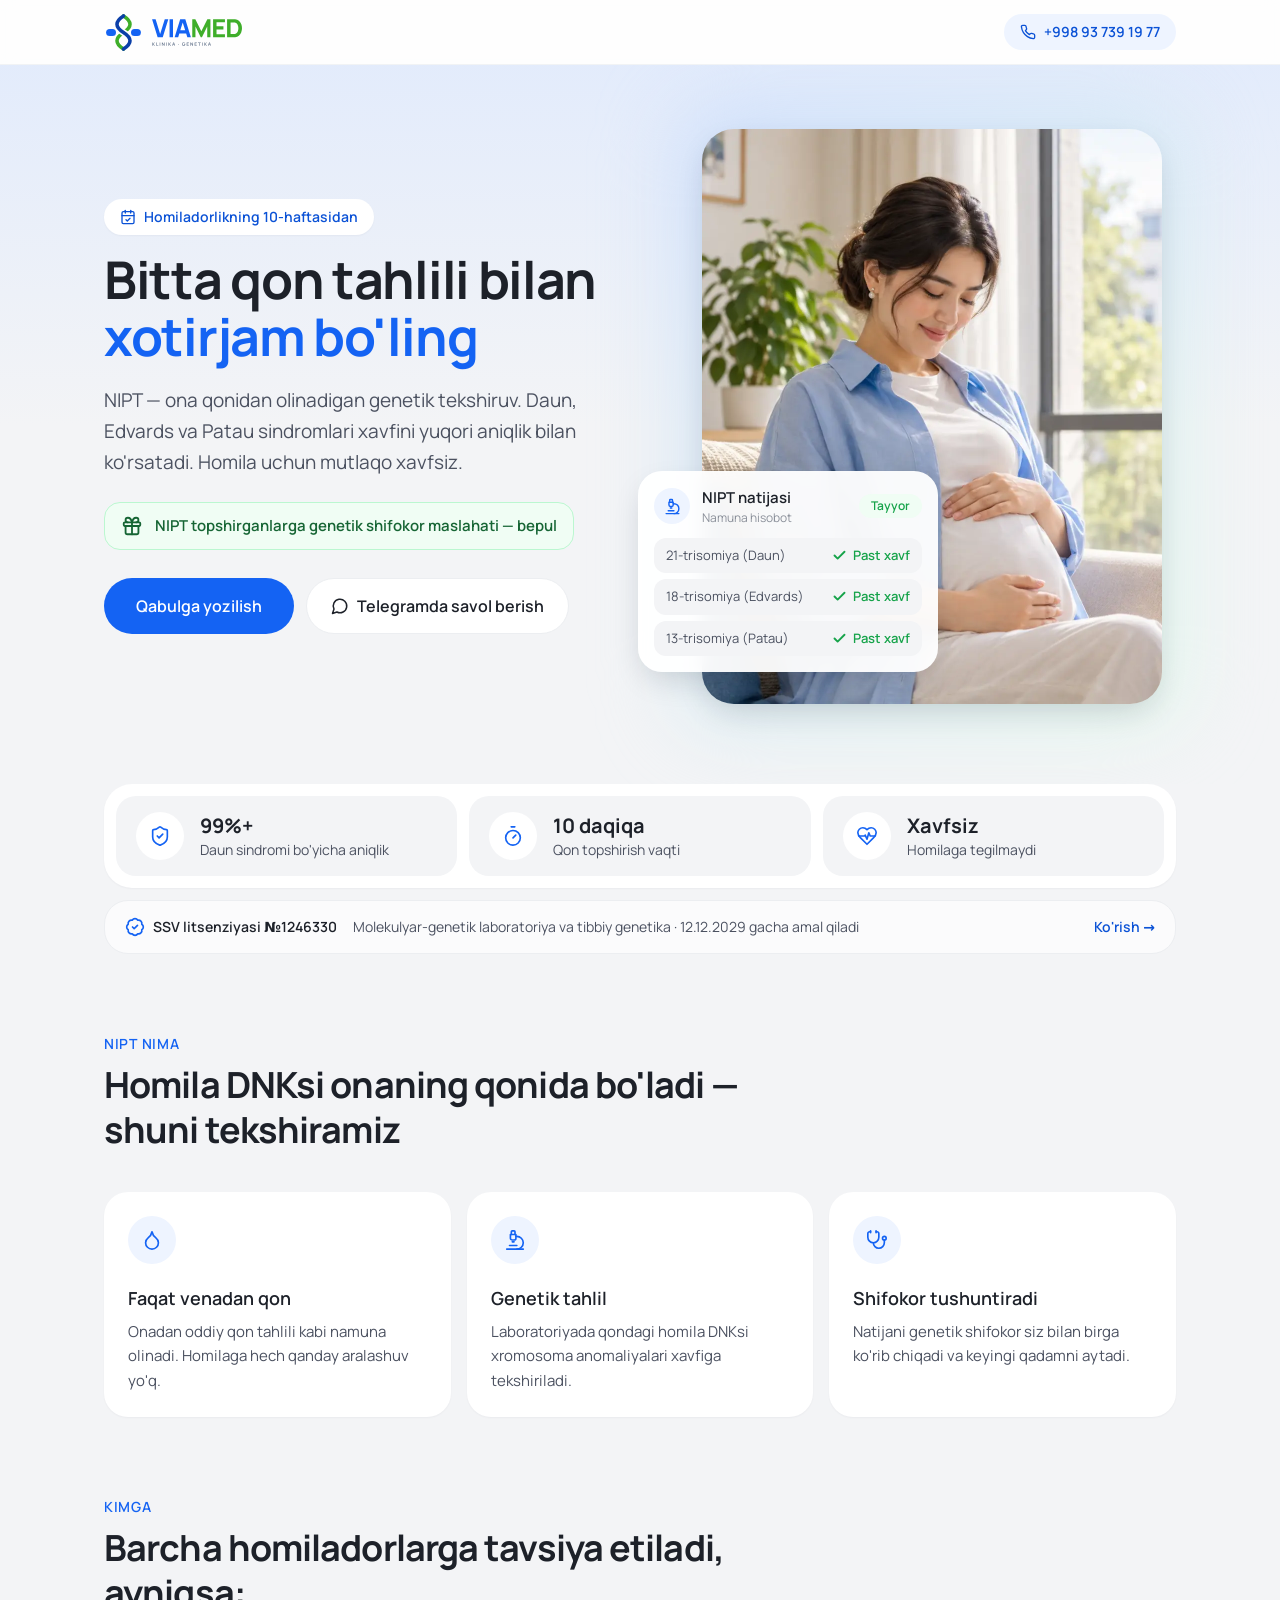
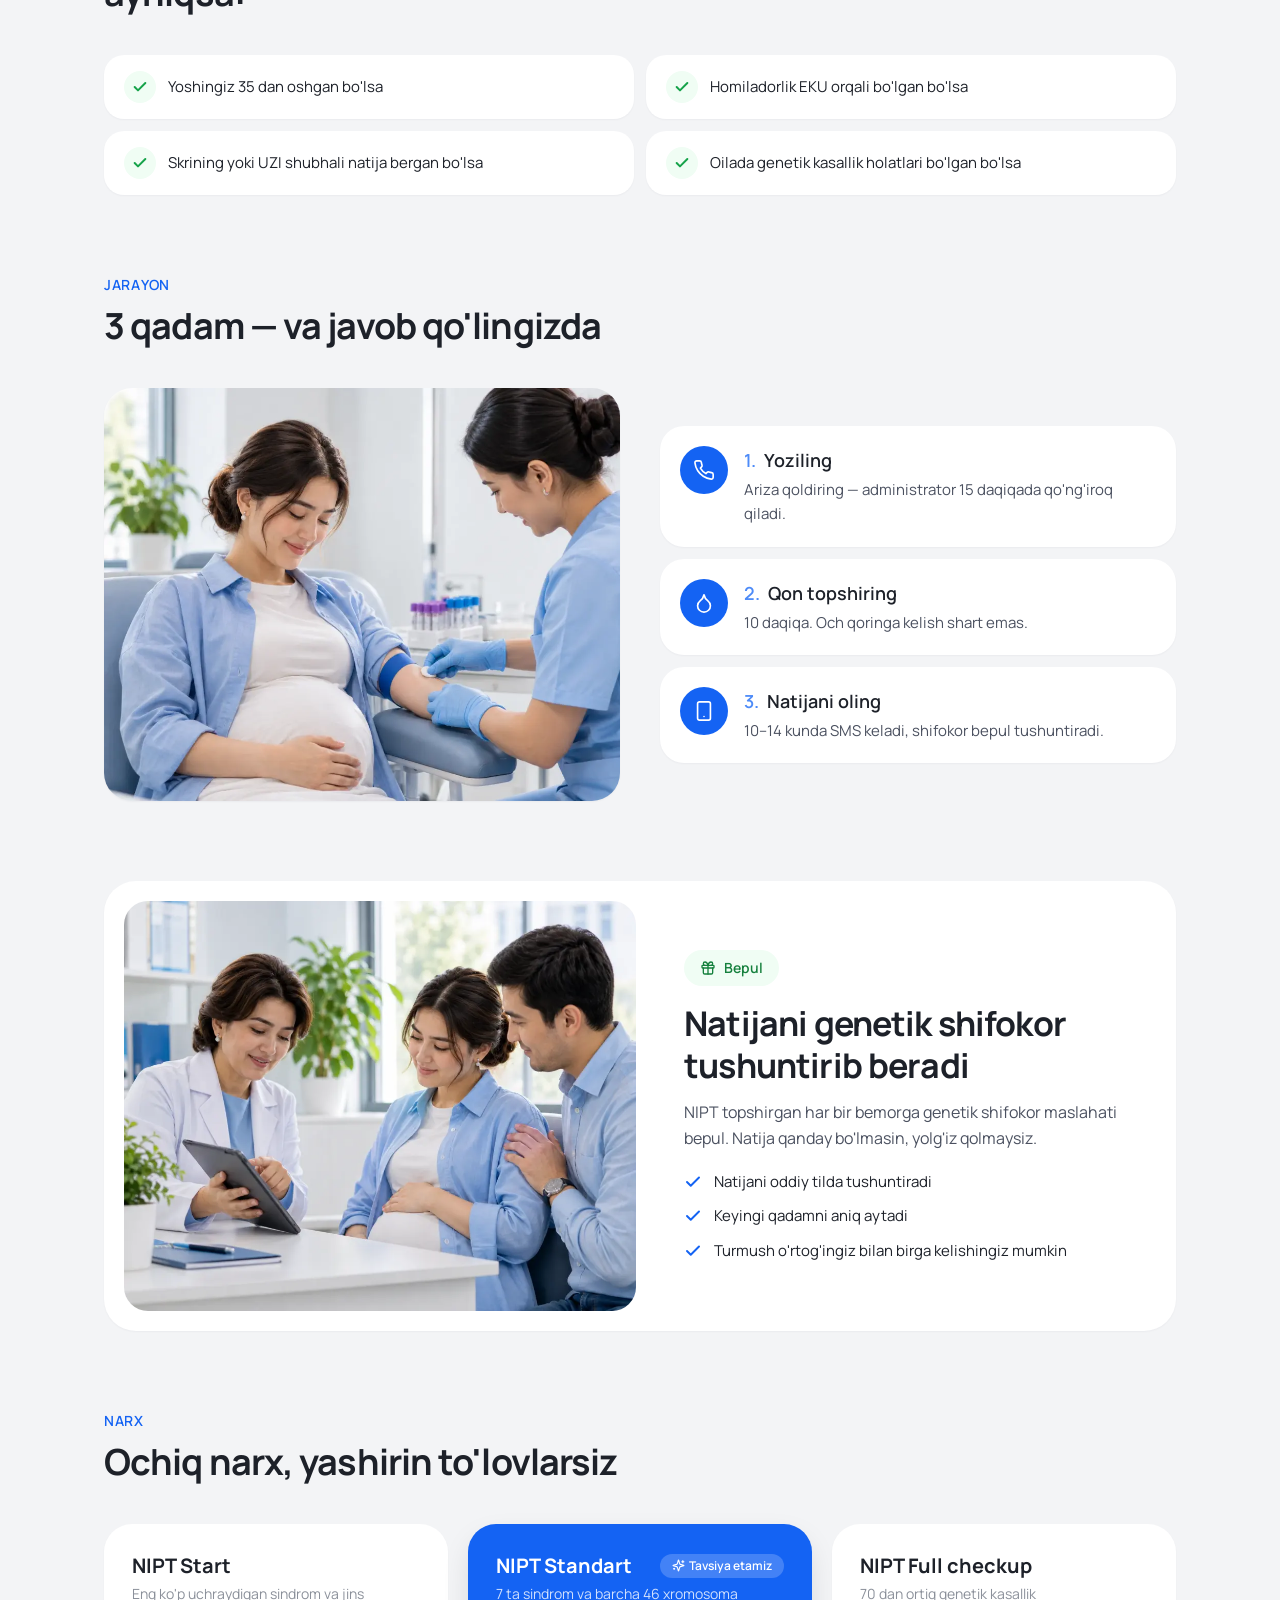
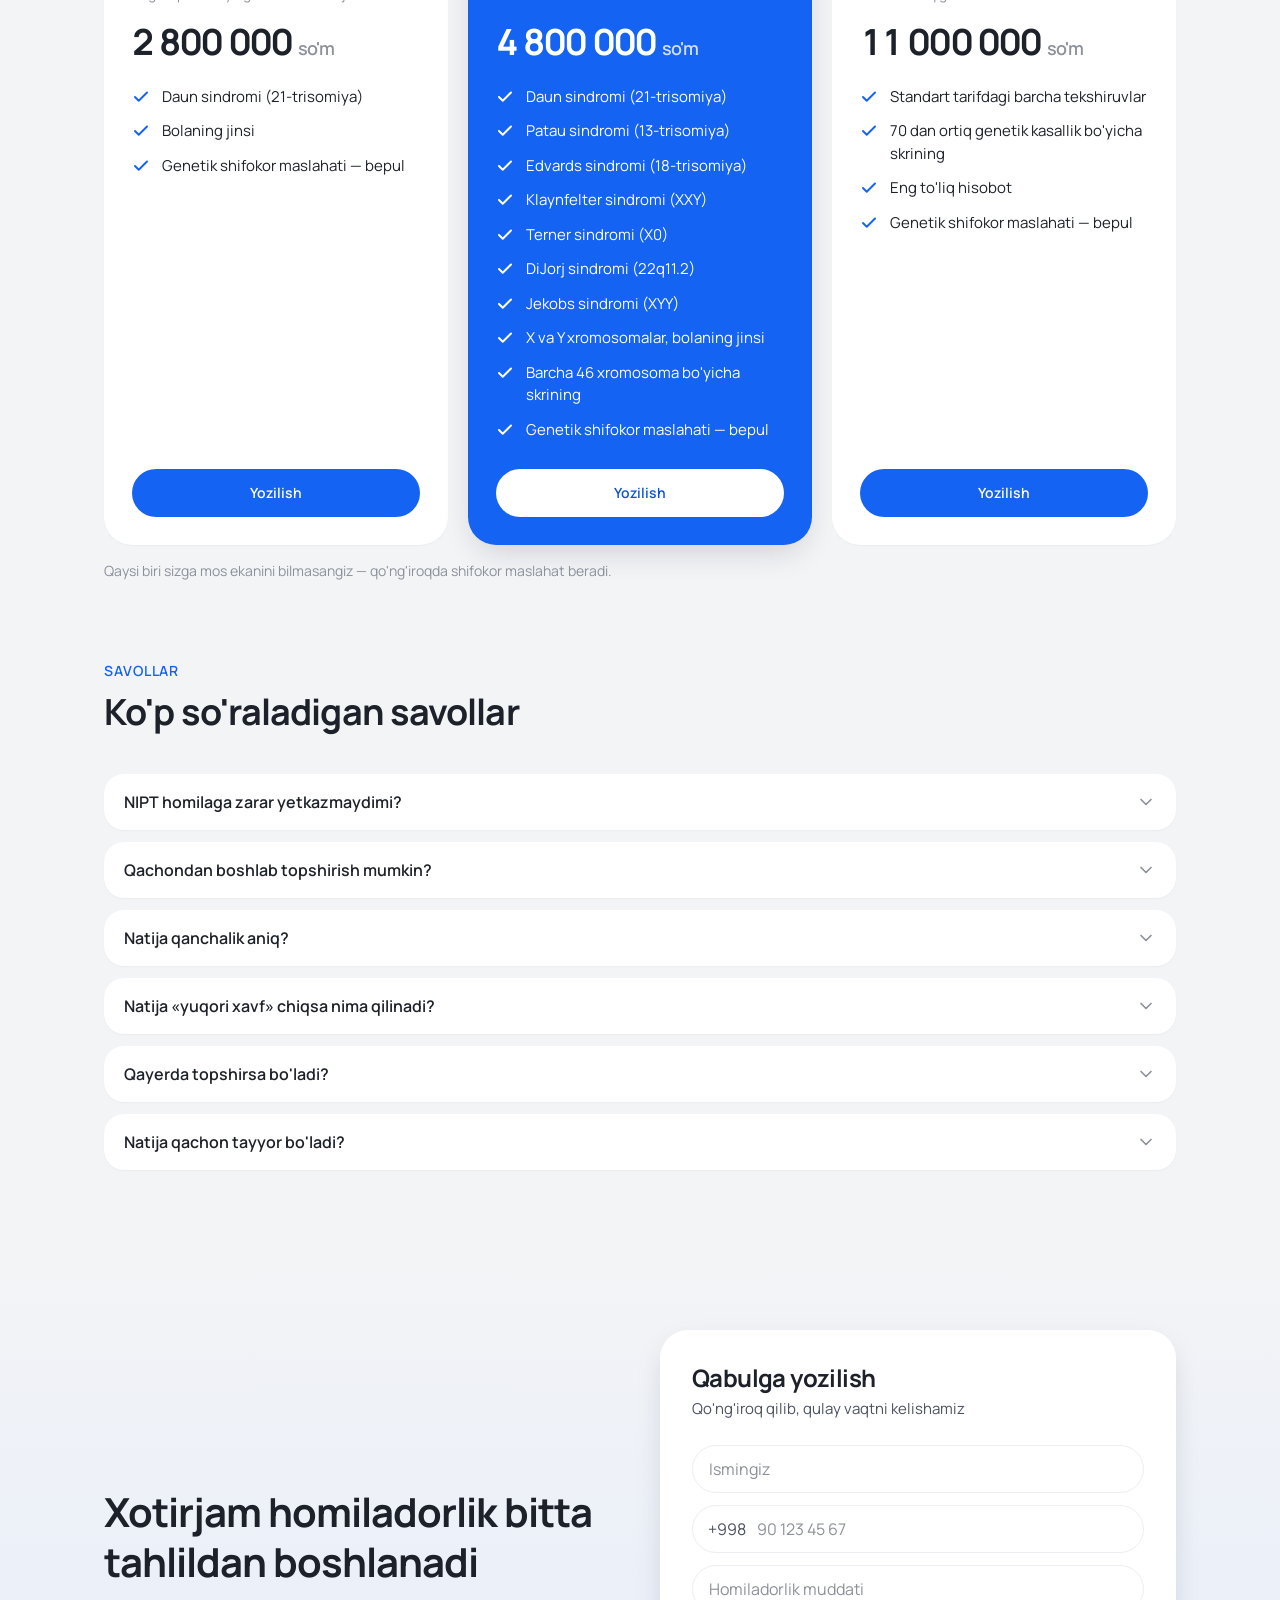
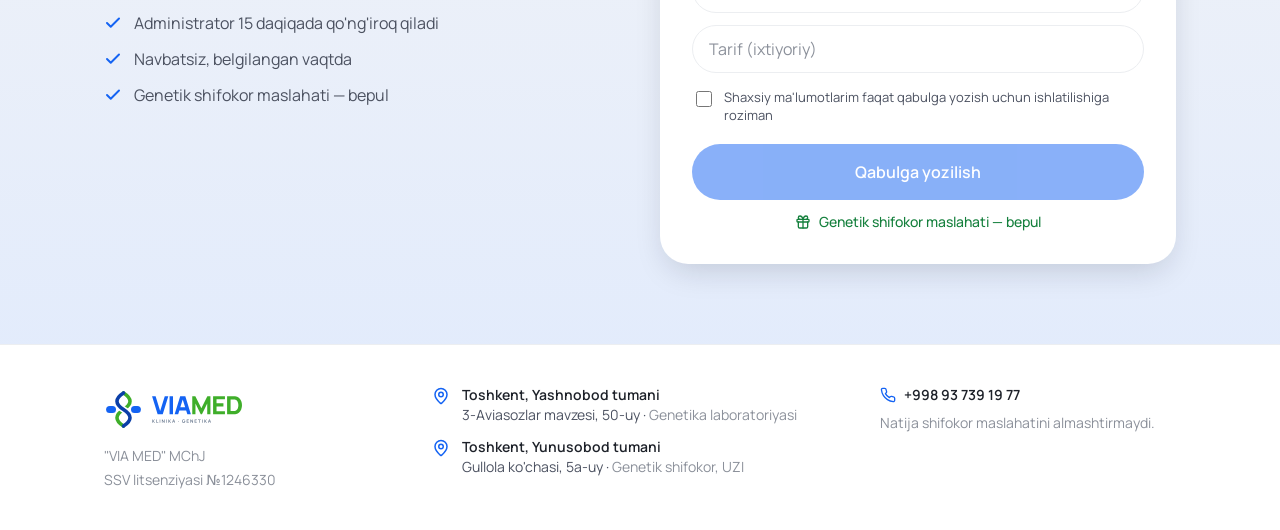
<file: index.html>
<!doctype html>
<html lang="uz">
  <head>
    <meta charset="UTF-8" />
    <link rel="icon" type="image/svg+xml" href="./favicon.svg" />
    <meta name="viewport" content="width=device-width, initial-scale=1.0" />
    <script>
      // Landing ochilganda hero rasmni JS kutmasdan darhol yuklay boshlaymiz
      if ('true' === 'true' || /^#?nipt/.test(location.hash) || /\/nipt\/?$/.test(location.pathname)) {
        var l = document.createElement('link')
        l.rel = 'preload'; l.as = 'image'; l.href = (location.pathname.endsWith('/nipt') ? '/' : '') + 'landing/hero.webp'
        l.setAttribute('fetchpriority', 'high')
        document.head.appendChild(l)
      }
    </script>
    <title>NIPT — homiladorlikda genetik tekshiruv | VIAMED</title>
    <meta name="description" content="NIPT — ona qonidan olinadigan genetik tekshiruv. Homiladorlikning 10-haftasidan. Genetik shifokor maslahati bepul." />
    <script type="module" crossorigin src="./assets/index-D6dxt9J3.js"></script>
    <link rel="stylesheet" crossorigin href="./assets/index-BAS_s0wo.css">
  </head>
  <body>
    <div id="root">
      <!-- JS yuklanguncha ko'rinadigan yengil belgi; React uni o'z sahifasi bilan almashtiradi -->
      <div style="min-height:100vh;display:grid;place-items:center;background:#f3f4f6;font-family:system-ui,sans-serif">
        <div style="text-align:center;color:#1463f3;font-weight:700;font-size:22px;letter-spacing:-0.02em">VIA<span style="color:#3fae2a">MED</span></div>
      </div>
    </div>
  </body>
</html>
</file>
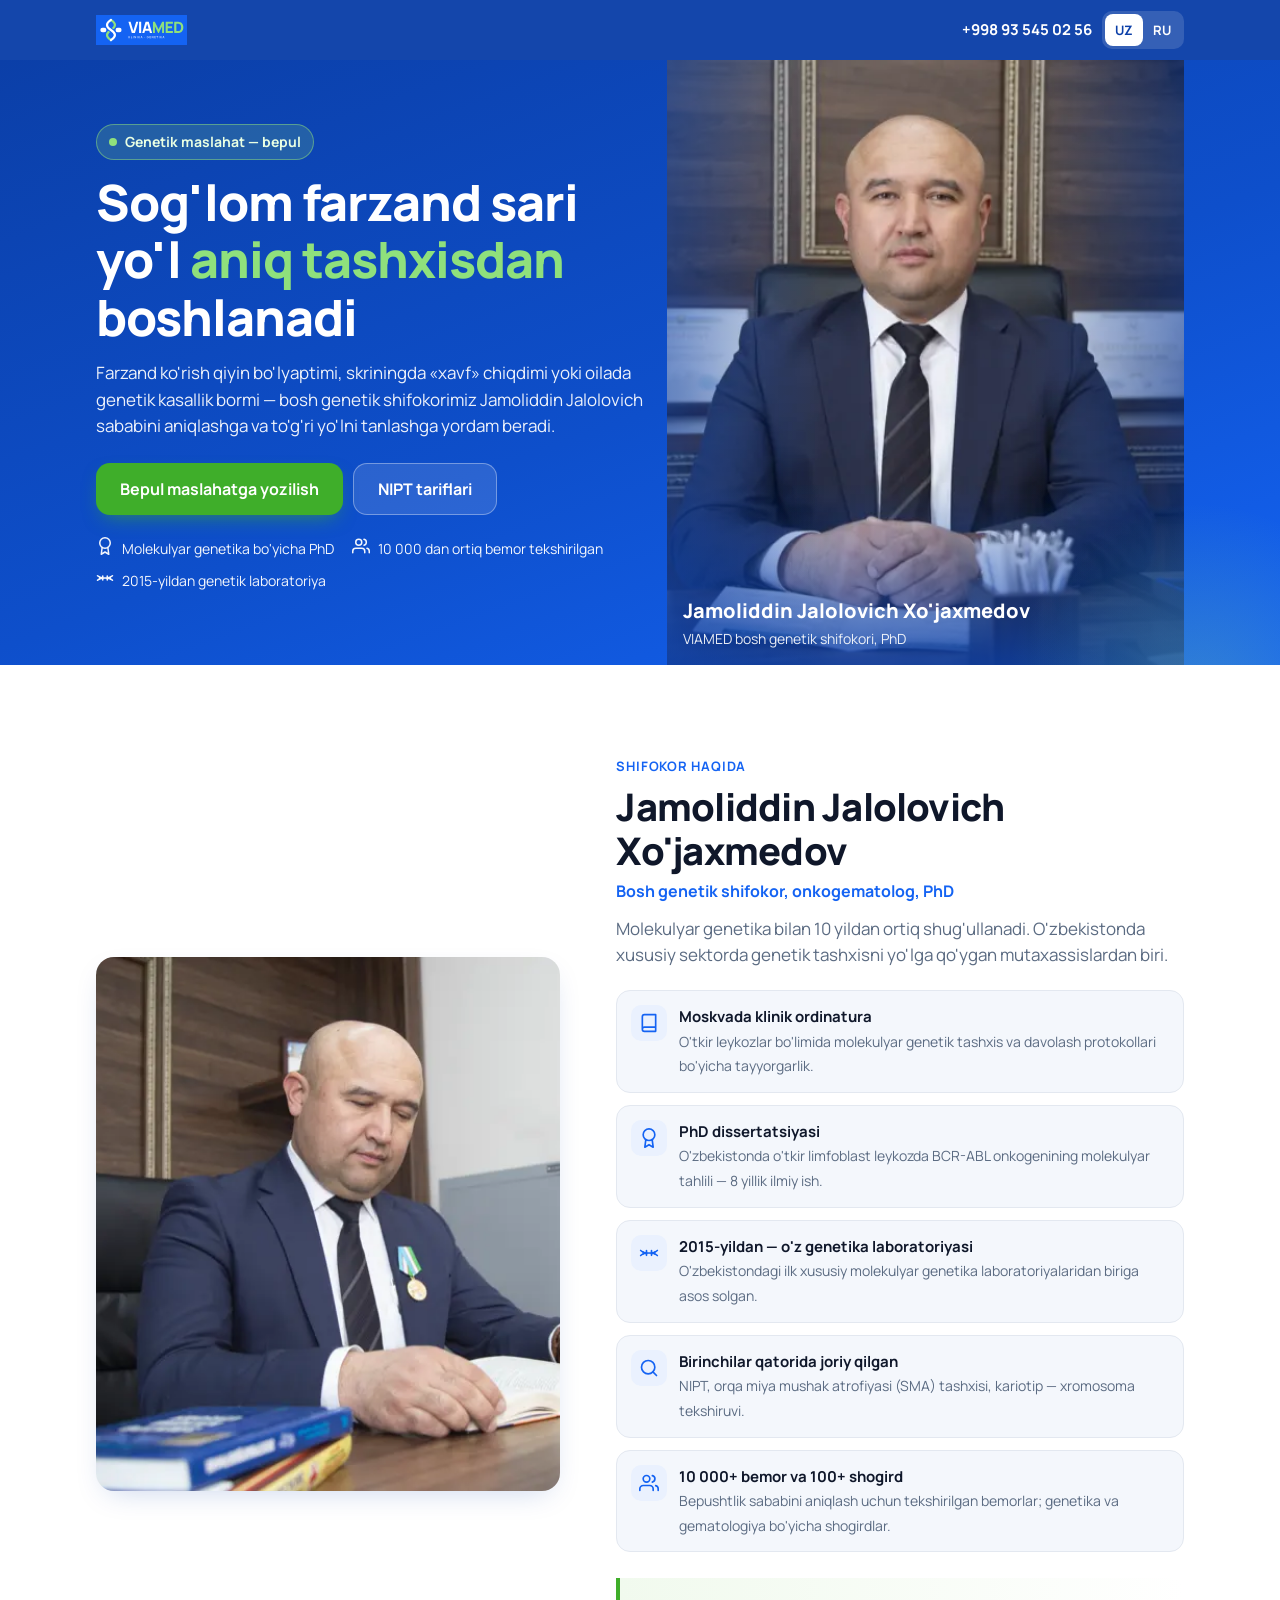
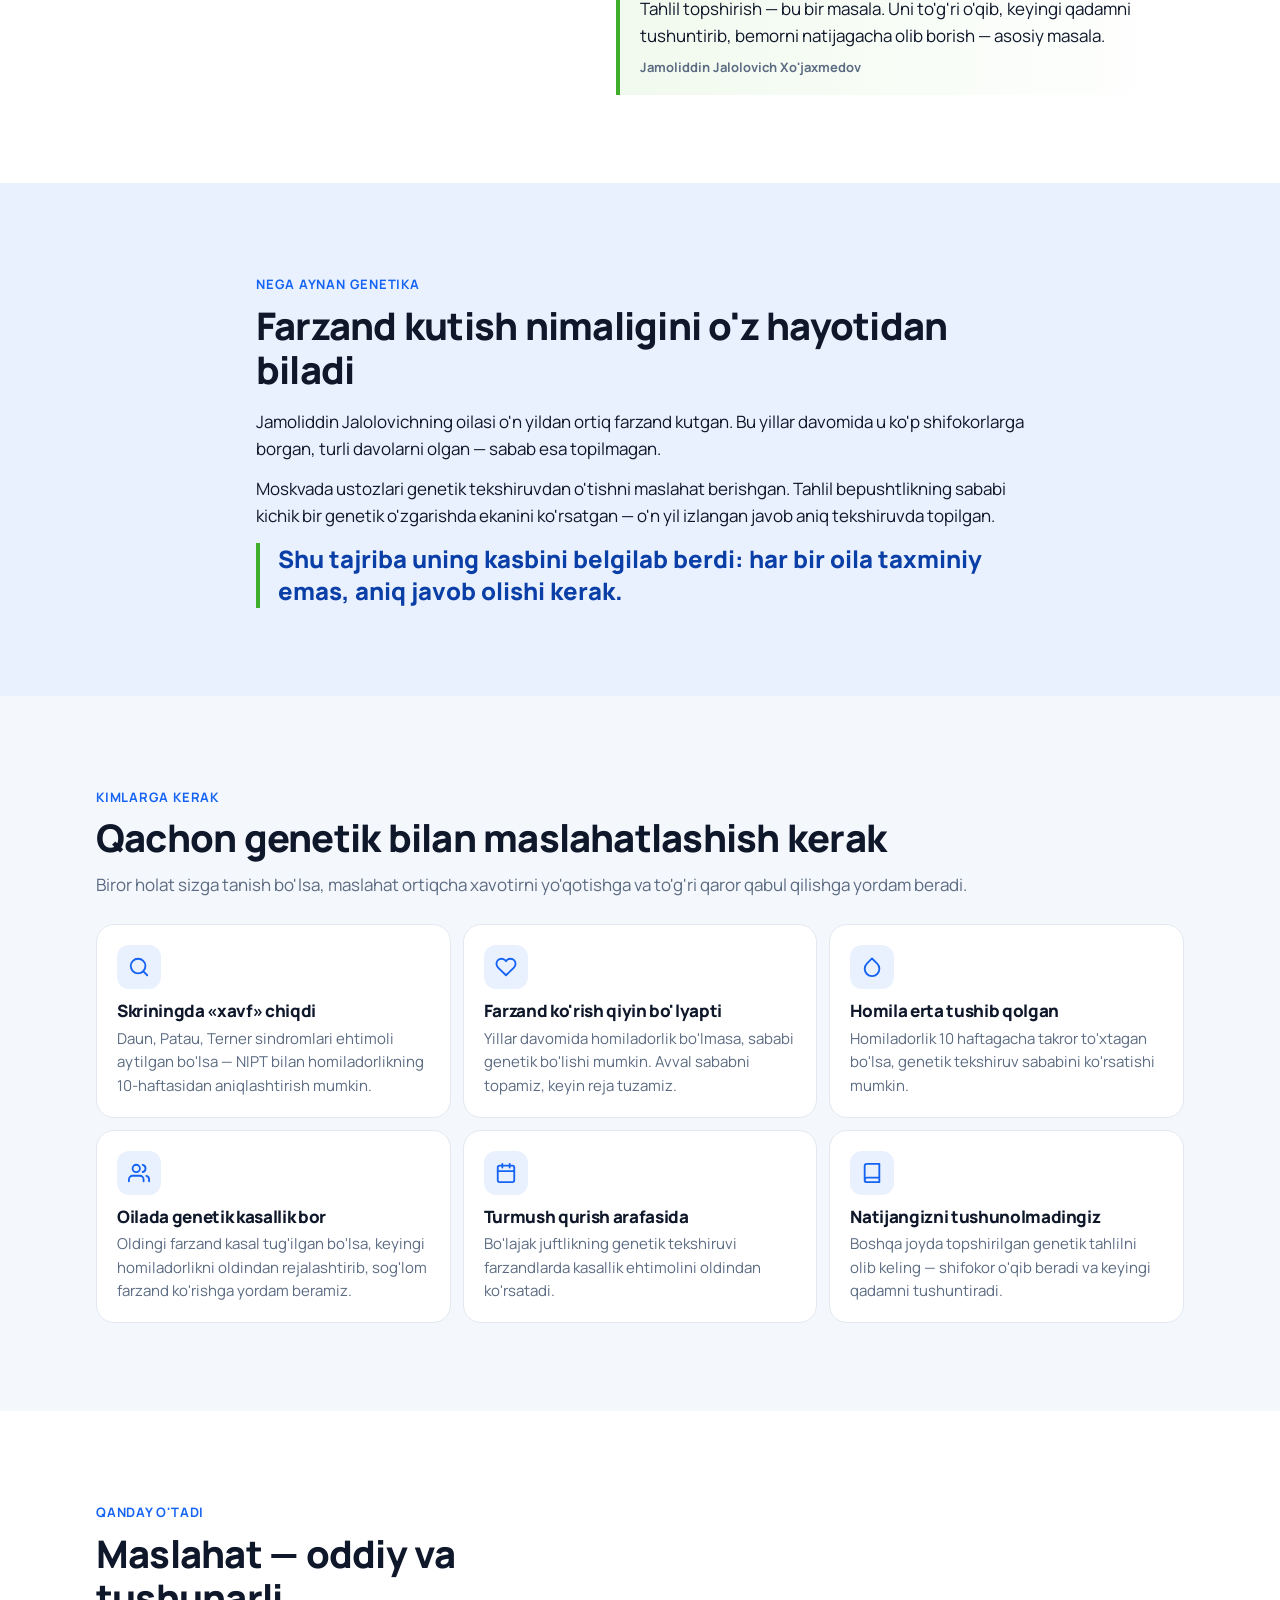
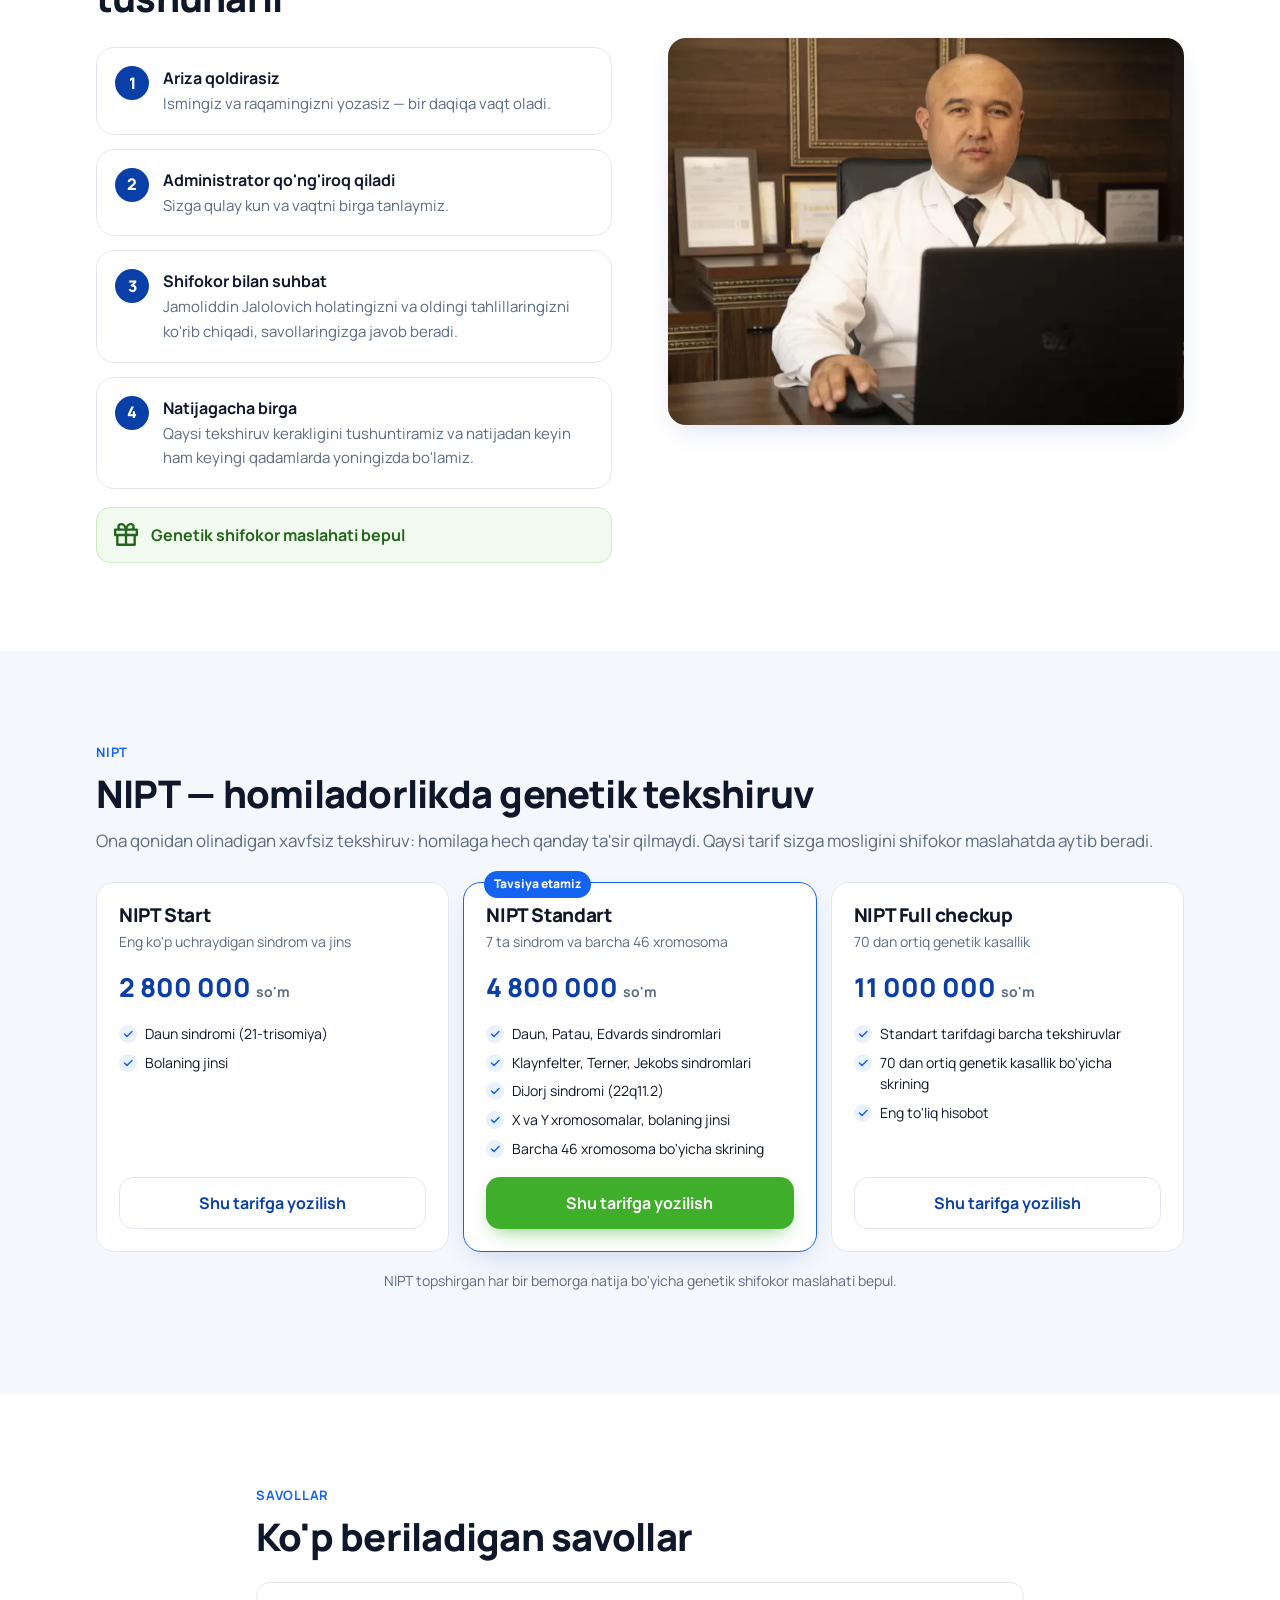
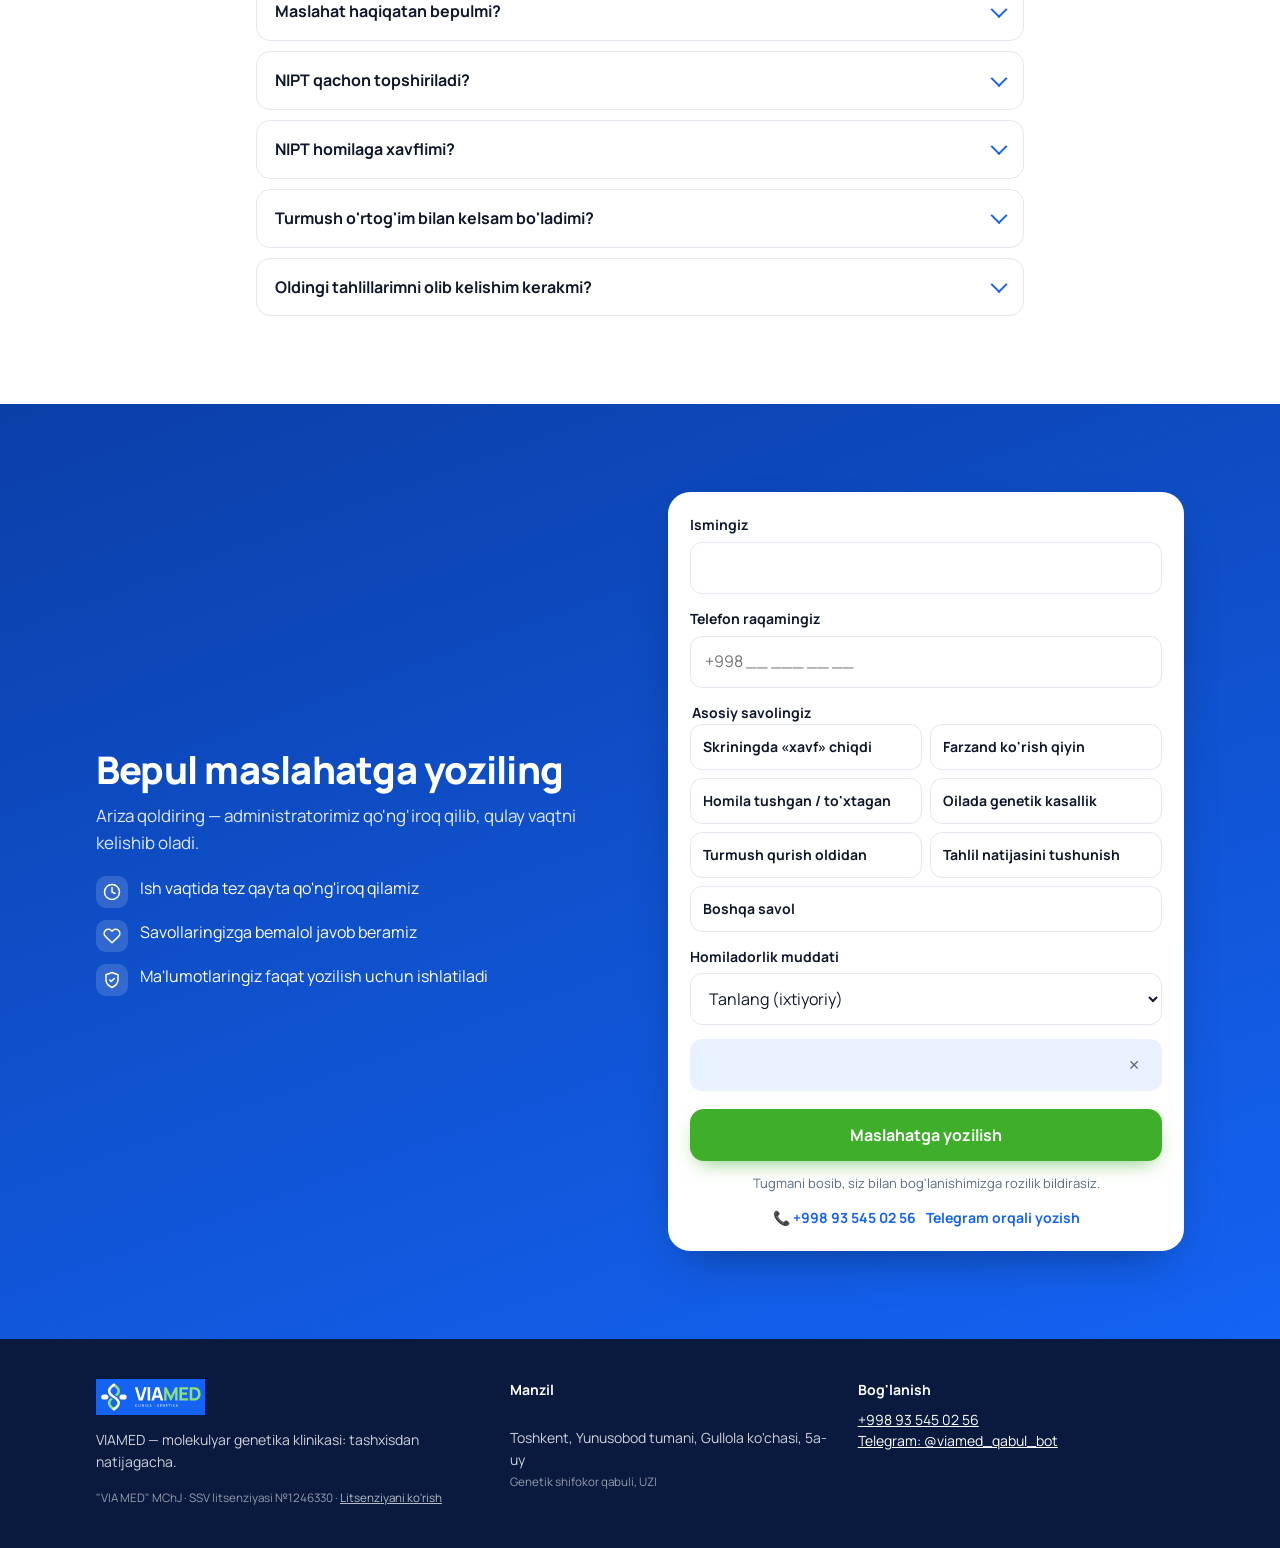
<file: genetik/index.html>
<!doctype html>
<html lang="uz">
<head>
<meta charset="utf-8">
<meta name="viewport" content="width=device-width,initial-scale=1,viewport-fit=cover">
<title>Bepul genetik maslahat va NIPT | VIAMED</title>
<meta name="description" content="Bosh genetik shifokor Jamoliddin Jalolovich Xo'jaxmedov bilan bepul genetik maslahat. Homiladorlikda NIPT — ona qonidan olinadigan xavfsiz genetik tekshiruv.">
<meta name="theme-color" content="#0B3FA8">
<meta property="og:type" content="website">
<meta property="og:title" content="Bepul genetik maslahat — VIAMED">
<meta property="og:description" content="Bosh genetik shifokor bilan maslahat va NIPT tekshiruviga yoziling.">
<meta property="og:image" content="https://viamed-clinic.github.io/genetik/img/og.jpg">
<link rel="icon" href="favicon.svg" type="image/svg+xml">
<link rel="preload" as="font" type="font/woff2" href="fonts/manrope-latin-800-normal.woff2" crossorigin>
<link rel="preload" as="image" href="img/jj-coat-600.webp" media="(max-width:959px)">
<link rel="stylesheet" href="styles.css">
<script>!function(f,b,e,v,n,t,s){if(f.fbq)return;n=f.fbq=function(){n.callMethod?n.callMethod.apply(n,arguments):n.queue.push(arguments)};if(!f._fbq)f._fbq=n;n.push=n;n.loaded=!0;n.version="2.0";n.queue=[];t=b.createElement(e);t.async=!0;t.src=v;s=b.getElementsByTagName(e)[0];s.parentNode.insertBefore(t,s)}(window,document,"script","https://connect.facebook.net/en_US/fbevents.js");fbq("init","1644724173966351");fbq("track","PageView");</script>
</head>
<body>

<header class="top">
  <div class="wrap">
    <a class="logo" href="#" aria-label="VIAMED"><img src="viamed-logo-gorizontal-oq.svg" alt="VIAMED" width="92" height="30"></a>
    <div class="top-r">
      <a class="top-phone" href="tel:+998935450256">+998 93 545 02 56</a>
      <div class="lang" role="group" aria-label="Til / Язык">
        <button type="button" data-lang="uz" aria-pressed="true">UZ</button>
        <button type="button" data-lang="ru" aria-pressed="false">RU</button>
      </div>
    </div>
  </div>
</header>

<main>
<section class="hero">
  <div class="wrap hero-grid">
    <div class="hero-photo">
      <picture>
        <source media="(min-width:960px)" srcset="img/jj-desk-900.webp 900w, img/jj-desk-1600.webp 1600w" sizes="50vw">
        <img src="img/jj-coat-600.webp" srcset="img/jj-coat-600.webp 600w, img/jj-coat-900.webp 900w" sizes="100vw" alt="" data-i18n-alt="photo_alt" width="600" height="974" fetchpriority="high">
      </picture>
      <div class="hero-name"><b data-i18n="full_name"></b><span data-i18n="hero_role"></span></div>
    </div>
    <div class="hero-copy">
      <span class="badge-free"><i></i><span data-i18n="hero_badge"></span></span>
      <h1 data-i18n-html="hero_h1"></h1>
      <p class="sub" data-i18n="hero_sub"></p>
      <div class="hero-cta">
        <a class="btn btn-primary" href="#yozilish" data-plan="consult" data-i18n="cta_consult"></a>
        <a class="btn btn-ghost" href="#nipt" data-i18n="cta_nipt"></a>
      </div>
      <ul class="hero-facts" data-i18n-list="hero_facts"></ul>
    </div>
  </div>
</section>

<section class="doc" id="shifokor">
  <div class="wrap doc-grid">
    <div class="doc-photo"><img src="img/jj-reading-700.webp" srcset="img/jj-reading-700.webp 700w, img/jj-reading-1200.webp 1200w" sizes="(min-width:960px) 45vw, 100vw" alt="" data-i18n-alt="photo_alt" loading="lazy" width="700" height="513"></div>
    <div>
      <span class="eyebrow" data-i18n="doc_eyebrow"></span>
      <h2 style="margin-top:8px" data-i18n="full_name"></h2>
      <p class="doc-title" data-i18n="doc_title"></p>
      <p class="lead" data-i18n="doc_lead"></p>
      <ul class="creds" id="creds"></ul>
      <blockquote class="quote" id="quote" hidden><span data-i18n="doc_quote"></span><small data-i18n="doc_quote_by"></small></blockquote>
    </div>
  </div>
</section>

<section class="story" id="tarix">
  <div class="wrap story-in">
    <span class="eyebrow" data-i18n="story_eyebrow"></span>
    <h2 style="margin-top:8px" data-i18n="story_h2"></h2>
    <div class="story-text" id="story"></div>
  </div>
</section>

<section class="who" id="kimga">
  <div class="wrap">
    <span class="eyebrow" data-i18n="who_eyebrow"></span>
    <h2 style="margin-top:8px" data-i18n="who_h2"></h2>
    <p class="lead" data-i18n="who_lead"></p>
    <div class="cards" id="who-cards"></div>
  </div>
</section>

<section class="consult" id="maslahat">
  <div class="wrap consult-grid">
    <div>
      <span class="eyebrow" data-i18n="steps_eyebrow"></span>
      <h2 style="margin-top:8px" data-i18n="steps_h2"></h2>
      <ol class="steps" id="steps"></ol>
      <div class="free-box">
        <svg width="26" height="26" viewBox="0 0 24 24" fill="none" stroke="currentColor" stroke-width="2.2" stroke-linecap="round" stroke-linejoin="round" aria-hidden="true"><path d="M20 12v9H4v-9M2 7h20v5H2zM12 21V7M12 7H7.5a2.5 2.5 0 1 1 0-5C11 2 12 7 12 7zM12 7h4.5a2.5 2.5 0 1 0 0-5C13 2 12 7 12 7z"/></svg>
        <span data-i18n="free_box"></span>
      </div>
    </div>
    <div class="consult-photo"><img src="img/jj-laptop-700.webp" srcset="img/jj-laptop-700.webp 700w, img/jj-laptop-1200.webp 1200w" sizes="(min-width:960px) 45vw, 100vw" alt="" data-i18n-alt="photo_alt" loading="lazy" width="700" height="572"></div>
  </div>
</section>

<section class="plans" id="nipt">
  <div class="wrap">
    <span class="eyebrow">NIPT</span>
    <h2 style="margin-top:8px" data-i18n="plans_h2"></h2>
    <p class="lead" data-i18n="plans_lead"></p>
    <div class="plan-grid" id="plan-grid"></div>
    <p class="plans-note" data-i18n="plans_note"></p>
  </div>
</section>

<section class="faq" id="savollar">
  <div class="wrap" style="max-width:800px">
    <span class="eyebrow" data-i18n="faq_eyebrow"></span>
    <h2 style="margin-top:8px" data-i18n="faq_h2"></h2>
    <div class="faq-list" id="faq"></div>
  </div>
</section>

<section class="book" id="yozilish">
  <div class="wrap book-grid">
    <div>
      <h2 data-i18n="form_h2"></h2>
      <p class="lead" data-i18n="form_lead"></p>
      <ul class="book-points" data-i18n-list="form_points"></ul>
    </div>
    <div class="form" id="form-box">
      <form id="lead-form" novalidate>
        <div class="alert" id="form-alert" role="alert"></div>
        <div class="field" id="f-name">
          <label for="name" data-i18n="f_name"></label>
          <input id="name" name="name" autocomplete="name" maxlength="80" required>
          <span class="err" data-i18n="e_name"></span>
        </div>
        <div class="field" id="f-phone">
          <label for="phone" data-i18n="f_phone"></label>
          <input id="phone" name="phone" type="tel" inputmode="tel" autocomplete="tel" placeholder="+998 __ ___ __ __" maxlength="19" required>
          <span class="err" data-i18n="e_phone"></span>
        </div>
        <fieldset class="field">
          <legend data-i18n="f_problem"></legend>
          <div class="chips pills" id="problem-chips"></div>
        </fieldset>
        <div class="field">
          <label for="week" data-i18n="f_week"></label>
          <select id="week" name="week"></select>
        </div>
        <div class="picked" id="picked" hidden><span id="picked-text"></span><button type="button" id="picked-x" aria-label="✕">✕</button></div>
        <div class="hp" aria-hidden="true"><label>Website <input name="website" tabindex="-1" autocomplete="off"></label></div>
        <button class="btn btn-primary" type="submit" id="submit" data-i18n="f_submit"></button>
        <p class="note" data-i18n="f_note"></p>
      </form>

      <form id="details-form" class="step2" novalidate hidden>
        <div class="step2-head">
          <div class="ok sm"><svg width="22" height="22" viewBox="0 0 24 24" fill="none" stroke="currentColor" stroke-width="2.8" stroke-linecap="round" stroke-linejoin="round" aria-hidden="true"><path d="M5 12l5 5L20 7"/></svg></div>
          <div><h3 id="s2-title"></h3><p data-i18n="s2_sub"></p></div>
        </div>
        <div class="alert" id="details-alert" role="alert"></div>
        <div class="field">
          <label for="details" data-i18n="s2_text"></label>
          <textarea id="details" name="details" rows="4" maxlength="3000"></textarea>
        </div>
        <div class="field">
          <span class="lbl" data-i18n="s2_files"></span>
          <label class="drop" for="files"><svg width="22" height="22" viewBox="0 0 24 24" fill="none" stroke="currentColor" stroke-width="2" stroke-linecap="round" stroke-linejoin="round" aria-hidden="true"><path d="M21.4 11.1l-9.2 9.2a6 6 0 0 1-8.5-8.5l9.2-9.2a4 4 0 0 1 5.7 5.7l-9.2 9.2a2 2 0 0 1-2.8-2.8l8.5-8.5"/></svg><span data-i18n="s2_pick"></span></label>
          <input id="files" type="file" accept="application/pdf,image/*" multiple hidden>
          <ul class="files" id="file-list"></ul>
          <small class="hint" data-i18n="s2_hint"></small>
        </div>
        <label class="consent"><input type="checkbox" id="consent"><span data-i18n="s2_consent"></span></label>
        <button class="btn btn-primary" type="submit" id="details-submit" data-i18n="s2_send"></button>
        <button class="btn-link" type="button" id="details-skip" data-i18n="s2_skip"></button>
      </form>

      <div class="form-msg" role="status" aria-live="polite">
        <div class="ok"><svg width="34" height="34" viewBox="0 0 24 24" fill="none" stroke="currentColor" stroke-width="2.6" stroke-linecap="round" stroke-linejoin="round" aria-hidden="true"><path d="M5 12l5 5L20 7"/></svg></div>
        <h3 id="ok-title"></h3>
        <p id="ok-text"></p>
      </div>
      <div class="form-alt">
        <a href="tel:+998935450256">📞 +998 93 545 02 56</a>
        <a href="https://t.me/viamed_qabul_bot?start=genetik" target="_blank" rel="noopener" data-i18n="alt_tg"></a>
      </div>
    </div>
  </div>
</section>
</main>

<footer>
  <div class="wrap f-grid">
    <div>
      <img src="viamed-logo-gorizontal-oq.svg" alt="VIAMED" width="110" height="36" style="height:36px;width:auto" loading="lazy">
      <p data-i18n="foot_about"></p>
      <small>"VIA MED" MChJ · <span data-i18n="foot_license"></span> №1246330 · <a href="../landing/litsenziya.pdf" target="_blank" rel="noopener" data-i18n="foot_license_link"></a></small>
    </div>
    <div class="addr" id="addr"></div>
    <div>
      <b data-i18n="foot_contact"></b>
      <p style="margin:8px 0 0"><a href="tel:+998935450256">+998 93 545 02 56</a><br><a href="https://t.me/viamed_qabul_bot?start=genetik" target="_blank" rel="noopener">Telegram: @viamed_qabul_bot</a></p>
    </div>
  </div>
</footer>

<div class="sticky" id="sticky">
  <a class="btn btn-call" href="tel:+998935450256" aria-label="Qo'ng'iroq"><svg width="22" height="22" viewBox="0 0 24 24" fill="none" stroke="currentColor" stroke-width="2.2" stroke-linecap="round" stroke-linejoin="round" aria-hidden="true"><path d="M22 16.9v3a2 2 0 0 1-2.2 2 19.8 19.8 0 0 1-8.6-3.1 19.5 19.5 0 0 1-6-6A19.8 19.8 0 0 1 2.1 4.2 2 2 0 0 1 4.1 2h3a2 2 0 0 1 2 1.7c.1.9.4 1.8.7 2.7a2 2 0 0 1-.5 2.1L8 9.8a16 16 0 0 0 6 6l1.3-1.3a2 2 0 0 1 2.1-.4c.9.3 1.8.6 2.7.7a2 2 0 0 1 1.7 2z"/></svg></a>
  <a class="btn btn-primary" href="#yozilish" data-plan="consult" data-i18n="sticky_cta"></a>
</div>

<script src="content.js"></script>
<script src="app.js"></script>
</body>
</html>
</file>
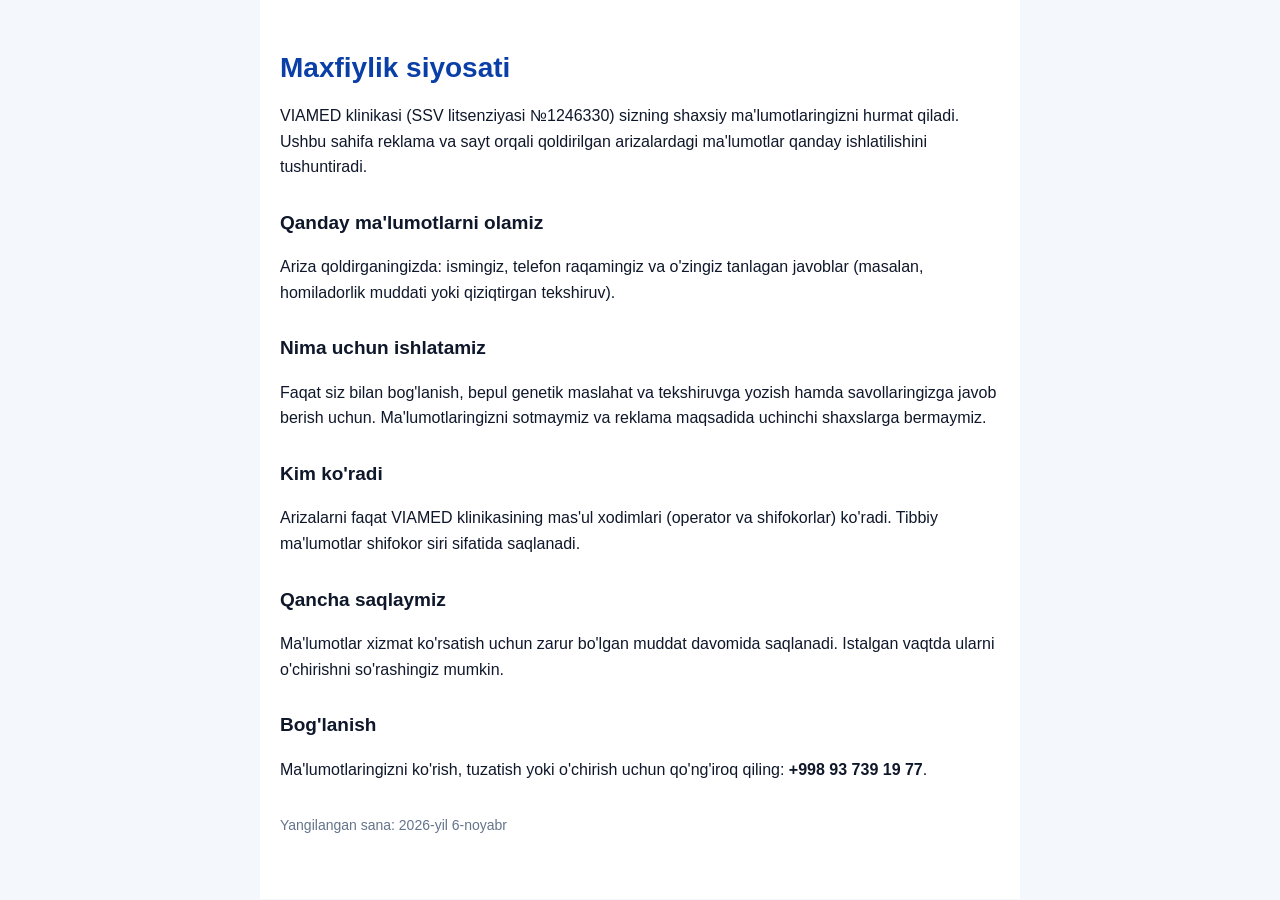
<file: maxfiylik.html>
<!doctype html>
<html lang="uz">
<head>
<meta charset="utf-8">
<meta name="viewport" content="width=device-width,initial-scale=1">
<meta name="robots" content="noindex">
<title>Maxfiylik siyosati — VIAMED</title>
<style>
body{margin:0;font-family:-apple-system,Segoe UI,Roboto,sans-serif;color:#0F172A;background:#F4F7FC;line-height:1.6}
main{max-width:720px;margin:0 auto;padding:32px 20px 48px;background:#fff}
h1{color:#0B3FA8;font-size:28px;line-height:1.2}
h2{font-size:19px;margin-top:28px}
a{color:#1463F3}
</style>
</head>
<body>
<main>
<h1>Maxfiylik siyosati</h1>
<p>VIAMED klinikasi (SSV litsenziyasi №1246330) sizning shaxsiy ma'lumotlaringizni hurmat qiladi. Ushbu sahifa reklama va sayt orqali qoldirilgan arizalardagi ma'lumotlar qanday ishlatilishini tushuntiradi.</p>

<h2>Qanday ma'lumotlarni olamiz</h2>
<p>Ariza qoldirganingizda: ismingiz, telefon raqamingiz va o'zingiz tanlagan javoblar (masalan, homiladorlik muddati yoki qiziqtirgan tekshiruv).</p>

<h2>Nima uchun ishlatamiz</h2>
<p>Faqat siz bilan bog'lanish, bepul genetik maslahat va tekshiruvga yozish hamda savollaringizga javob berish uchun. Ma'lumotlaringizni sotmaymiz va reklama maqsadida uchinchi shaxslarga bermaymiz.</p>

<h2>Kim ko'radi</h2>
<p>Arizalarni faqat VIAMED klinikasining mas'ul xodimlari (operator va shifokorlar) ko'radi. Tibbiy ma'lumotlar shifokor siri sifatida saqlanadi.</p>

<h2>Qancha saqlaymiz</h2>
<p>Ma'lumotlar xizmat ko'rsatish uchun zarur bo'lgan muddat davomida saqlanadi. Istalgan vaqtda ularni o'chirishni so'rashingiz mumkin.</p>

<h2>Bog'lanish</h2>
<p>Ma'lumotlaringizni ko'rish, tuzatish yoki o'chirish uchun qo'ng'iroq qiling: <b>+998 93 739 19 77</b>.</p>

<p style="color:#64748B;font-size:14px;margin-top:32px">Yangilangan sana: 2026-yil 6-noyabr</p>
</main>
</body>
</html>
</file>
<file: assets/index-BAS_s0wo.css>
@font-face{font-family:Manrope;font-style:normal;font-display:swap;font-weight:400;src:url(./manrope-latin-400-normal-BWi5-Pby.woff2) format("woff2"),url(./manrope-latin-400-normal-CVCPdBT6.woff) format("woff")}@font-face{font-family:Manrope;font-style:normal;font-display:swap;font-weight:500;src:url(./manrope-latin-500-normal-DSFH1H_4.woff2) format("woff2"),url(./manrope-latin-500-normal-CaA3LSzB.woff) format("woff")}@font-face{font-family:Manrope;font-style:normal;font-display:swap;font-weight:600;src:url(./manrope-latin-600-normal-ZV4JKEZQ.woff2) format("woff2"),url(./manrope-latin-600-normal-CCCdT9q6.woff) format("woff")}@font-face{font-family:Manrope;font-style:normal;font-display:swap;font-weight:700;src:url(./manrope-latin-700-normal-CvykrKJY.woff2) format("woff2"),url(./manrope-latin-700-normal-5eHMIiaE.woff) format("woff")}@font-face{font-family:Manrope;font-style:normal;font-display:swap;font-weight:400;src:url(./manrope-latin-ext-400-normal-CdEq0HKV.woff2) format("woff2"),url(./manrope-latin-ext-400-normal-hdRL3SMy.woff) format("woff")}@font-face{font-family:Manrope;font-style:normal;font-display:swap;font-weight:500;src:url(./manrope-latin-ext-500-normal-DPfi1Vys.woff2) format("woff2"),url(./manrope-latin-ext-500-normal-DXsA-slP.woff) format("woff")}@font-face{font-family:Manrope;font-style:normal;font-display:swap;font-weight:600;src:url(./manrope-latin-ext-600-normal-D61wMqfr.woff2) format("woff2"),url(./manrope-latin-ext-600-normal-DOurb6rQ.woff) format("woff")}@font-face{font-family:Manrope;font-style:normal;font-display:swap;font-weight:700;src:url(./manrope-latin-ext-700-normal-B9qOCEL3.woff2) format("woff2"),url(./manrope-latin-ext-700-normal-9eUFK2Tj.woff) format("woff")}*,:before,:after{--tw-border-spacing-x: 0;--tw-border-spacing-y: 0;--tw-translate-x: 0;--tw-translate-y: 0;--tw-rotate: 0;--tw-skew-x: 0;--tw-skew-y: 0;--tw-scale-x: 1;--tw-scale-y: 1;--tw-pan-x: ;--tw-pan-y: ;--tw-pinch-zoom: ;--tw-scroll-snap-strictness: proximity;--tw-gradient-from-position: ;--tw-gradient-via-position: ;--tw-gradient-to-position: ;--tw-ordinal: ;--tw-slashed-zero: ;--tw-numeric-figure: ;--tw-numeric-spacing: ;--tw-numeric-fraction: ;--tw-ring-inset: ;--tw-ring-offset-width: 0px;--tw-ring-offset-color: #fff;--tw-ring-color: rgb(59 130 246 / .5);--tw-ring-offset-shadow: 0 0 #0000;--tw-ring-shadow: 0 0 #0000;--tw-shadow: 0 0 #0000;--tw-shadow-colored: 0 0 #0000;--tw-blur: ;--tw-brightness: ;--tw-contrast: ;--tw-grayscale: ;--tw-hue-rotate: ;--tw-invert: ;--tw-saturate: ;--tw-sepia: ;--tw-drop-shadow: ;--tw-backdrop-blur: ;--tw-backdrop-brightness: ;--tw-backdrop-contrast: ;--tw-backdrop-grayscale: ;--tw-backdrop-hue-rotate: ;--tw-backdrop-invert: ;--tw-backdrop-opacity: ;--tw-backdrop-saturate: ;--tw-backdrop-sepia: ;--tw-contain-size: ;--tw-contain-layout: ;--tw-contain-paint: ;--tw-contain-style: }::backdrop{--tw-border-spacing-x: 0;--tw-border-spacing-y: 0;--tw-translate-x: 0;--tw-translate-y: 0;--tw-rotate: 0;--tw-skew-x: 0;--tw-skew-y: 0;--tw-scale-x: 1;--tw-scale-y: 1;--tw-pan-x: ;--tw-pan-y: ;--tw-pinch-zoom: ;--tw-scroll-snap-strictness: proximity;--tw-gradient-from-position: ;--tw-gradient-via-position: ;--tw-gradient-to-position: ;--tw-ordinal: ;--tw-slashed-zero: ;--tw-numeric-figure: ;--tw-numeric-spacing: ;--tw-numeric-fraction: ;--tw-ring-inset: ;--tw-ring-offset-width: 0px;--tw-ring-offset-color: #fff;--tw-ring-color: rgb(59 130 246 / .5);--tw-ring-offset-shadow: 0 0 #0000;--tw-ring-shadow: 0 0 #0000;--tw-shadow: 0 0 #0000;--tw-shadow-colored: 0 0 #0000;--tw-blur: ;--tw-brightness: ;--tw-contrast: ;--tw-grayscale: ;--tw-hue-rotate: ;--tw-invert: ;--tw-saturate: ;--tw-sepia: ;--tw-drop-shadow: ;--tw-backdrop-blur: ;--tw-backdrop-brightness: ;--tw-backdrop-contrast: ;--tw-backdrop-grayscale: ;--tw-backdrop-hue-rotate: ;--tw-backdrop-invert: ;--tw-backdrop-opacity: ;--tw-backdrop-saturate: ;--tw-backdrop-sepia: ;--tw-contain-size: ;--tw-contain-layout: ;--tw-contain-paint: ;--tw-contain-style: }*,:before,:after{box-sizing:border-box;border-width:0;border-style:solid;border-color:#e5e7eb}:before,:after{--tw-content: ""}html,:host{line-height:1.5;-webkit-text-size-adjust:100%;-moz-tab-size:4;-o-tab-size:4;tab-size:4;font-family:Manrope,system-ui,-apple-system,Segoe UI,sans-serif;font-feature-settings:normal;font-variation-settings:normal;-webkit-tap-highlight-color:transparent}body{margin:0;line-height:inherit}hr{height:0;color:inherit;border-top-width:1px}abbr:where([title]){-webkit-text-decoration:underline dotted;text-decoration:underline dotted}h1,h2,h3,h4,h5,h6{font-size:inherit;font-weight:inherit}a{color:inherit;text-decoration:inherit}b,strong{font-weight:bolder}code,kbd,samp,pre{font-family:ui-monospace,SFMono-Regular,Menlo,Monaco,Consolas,Liberation Mono,Courier New,monospace;font-feature-settings:normal;font-variation-settings:normal;font-size:1em}small{font-size:80%}sub,sup{font-size:75%;line-height:0;position:relative;vertical-align:baseline}sub{bottom:-.25em}sup{top:-.5em}table{text-indent:0;border-color:inherit;border-collapse:collapse}button,input,optgroup,select,textarea{font-family:inherit;font-feature-settings:inherit;font-variation-settings:inherit;font-size:100%;font-weight:inherit;line-height:inherit;letter-spacing:inherit;color:inherit;margin:0;padding:0}button,select{text-transform:none}button,input:where([type=button]),input:where([type=reset]),input:where([type=submit]){-webkit-appearance:button;background-color:transparent;background-image:none}:-moz-focusring{outline:auto}:-moz-ui-invalid{box-shadow:none}progress{vertical-align:baseline}::-webkit-inner-spin-button,::-webkit-outer-spin-button{height:auto}[type=search]{-webkit-appearance:textfield;outline-offset:-2px}::-webkit-search-decoration{-webkit-appearance:none}::-webkit-file-upload-button{-webkit-appearance:button;font:inherit}summary{display:list-item}blockquote,dl,dd,h1,h2,h3,h4,h5,h6,hr,figure,p,pre{margin:0}fieldset{margin:0;padding:0}legend{padding:0}ol,ul,menu{list-style:none;margin:0;padding:0}dialog{padding:0}textarea{resize:vertical}input::-moz-placeholder,textarea::-moz-placeholder{opacity:1;color:#9ca3af}input::placeholder,textarea::placeholder{opacity:1;color:#9ca3af}button,[role=button]{cursor:pointer}:disabled{cursor:default}img,svg,video,canvas,audio,iframe,embed,object{display:block;vertical-align:middle}img,video{max-width:100%;height:auto}[hidden]:where(:not([hidden=until-found])){display:none}html{-webkit-font-smoothing:antialiased}body{--tw-bg-opacity: 1;background-color:rgb(243 244 246 / var(--tw-bg-opacity, 1));font-family:Manrope,system-ui,-apple-system,Segoe UI,sans-serif;--tw-text-opacity: 1;color:rgb(29 33 41 / var(--tw-text-opacity, 1))}.card{border-radius:24px;--tw-bg-opacity: 1;background-color:rgb(255 255 255 / var(--tw-bg-opacity, 1));padding:1.5rem;--tw-shadow: 0 1px 2px rgba(16,24,40,.04);--tw-shadow-colored: 0 1px 2px var(--tw-shadow-color);box-shadow:var(--tw-ring-offset-shadow, 0 0 #0000),var(--tw-ring-shadow, 0 0 #0000),var(--tw-shadow)}.btn{display:inline-flex;height:2.75rem;align-items:center;justify-content:center;gap:.5rem;border-radius:9999px;padding-left:1.25rem;padding-right:1.25rem;font-size:.875rem;line-height:1.25rem;font-weight:600;transition-property:color,background-color,border-color,text-decoration-color,fill,stroke;transition-timing-function:cubic-bezier(.4,0,.2,1);transition-duration:.15s}.btn:disabled{cursor:not-allowed;opacity:.5}.btn-primary{display:inline-flex;height:2.75rem;align-items:center;justify-content:center;gap:.5rem;border-radius:9999px;padding-left:1.25rem;padding-right:1.25rem;font-size:.875rem;line-height:1.25rem;font-weight:600;transition-property:color,background-color,border-color,text-decoration-color,fill,stroke;transition-timing-function:cubic-bezier(.4,0,.2,1);transition-duration:.15s}.btn-primary:disabled{cursor:not-allowed;opacity:.5}.btn-primary{--tw-bg-opacity: 1;background-color:rgb(20 99 243 / var(--tw-bg-opacity, 1));--tw-text-opacity: 1;color:rgb(255 255 255 / var(--tw-text-opacity, 1))}.btn-primary:hover{--tw-bg-opacity: 1;background-color:rgb(11 82 214 / var(--tw-bg-opacity, 1))}.btn-ghost{display:inline-flex;height:2.75rem;align-items:center;justify-content:center;gap:.5rem;border-radius:9999px;padding-left:1.25rem;padding-right:1.25rem;font-size:.875rem;line-height:1.25rem;font-weight:600;transition-property:color,background-color,border-color,text-decoration-color,fill,stroke;transition-timing-function:cubic-bezier(.4,0,.2,1);transition-duration:.15s}.btn-ghost:disabled{cursor:not-allowed;opacity:.5}.btn-ghost{border-width:1px;--tw-border-opacity: 1;border-color:rgb(236 238 241 / var(--tw-border-opacity, 1));--tw-bg-opacity: 1;background-color:rgb(255 255 255 / var(--tw-bg-opacity, 1));--tw-text-opacity: 1;color:rgb(29 33 41 / var(--tw-text-opacity, 1))}.btn-ghost:hover{--tw-bg-opacity: 1;background-color:rgb(243 244 246 / var(--tw-bg-opacity, 1))}.input{height:2.75rem;width:100%;border-radius:9999px;border-width:1px;--tw-border-opacity: 1;border-color:rgb(236 238 241 / var(--tw-border-opacity, 1));--tw-bg-opacity: 1;background-color:rgb(255 255 255 / var(--tw-bg-opacity, 1));padding-left:1rem;padding-right:1rem;font-size:.875rem;line-height:1.25rem;--tw-text-opacity: 1;color:rgb(29 33 41 / var(--tw-text-opacity, 1));outline:2px solid transparent;outline-offset:2px}.input::-moz-placeholder{--tw-text-opacity: 1;color:rgb(139 144 154 / var(--tw-text-opacity, 1))}.input::placeholder{--tw-text-opacity: 1;color:rgb(139 144 154 / var(--tw-text-opacity, 1))}.input:focus{--tw-border-opacity: 1;border-color:rgb(77 139 248 / var(--tw-border-opacity, 1));--tw-ring-offset-shadow: var(--tw-ring-inset) 0 0 0 var(--tw-ring-offset-width) var(--tw-ring-offset-color);--tw-ring-shadow: var(--tw-ring-inset) 0 0 0 calc(4px + var(--tw-ring-offset-width)) var(--tw-ring-color);box-shadow:var(--tw-ring-offset-shadow),var(--tw-ring-shadow),var(--tw-shadow, 0 0 #0000);--tw-ring-opacity: 1;--tw-ring-color: rgb(238 244 255 / var(--tw-ring-opacity, 1))}.th{padding:.75rem 1rem;text-align:left;font-size:13px;font-weight:600;--tw-text-opacity: 1;color:rgb(29 33 41 / var(--tw-text-opacity, 1))}.td{padding:.875rem 1rem;font-size:.875rem;line-height:1.25rem;--tw-text-opacity: 1;color:rgb(75 81 96 / var(--tw-text-opacity, 1))}.num{font-variant-numeric:tabular-nums}.pointer-events-none{pointer-events:none}.fixed{position:fixed}.absolute{position:absolute}.relative{position:relative}.sticky{position:sticky}.-inset-6{top:-1.5rem;right:-1.5rem;bottom:-1.5rem;left:-1.5rem}.inset-0{top:0;right:0;bottom:0;left:0}.inset-x-0{left:0;right:0}.-bottom-2{bottom:-.5rem}.-left-\[9999px\]{left:-9999px}.bottom-0{bottom:0}.left-0{left:0}.left-1\/2{left:50%}.left-4{left:1rem}.left-\[15px\]{left:15px}.right-3{right:.75rem}.right-4{right:1rem}.top-0{top:0}.top-1{top:.25rem}.top-1\/2{top:50%}.top-3{top:.75rem}.top-4{top:1rem}.top-6{top:1.5rem}.top-9{top:2.25rem}.top-\[22px\]{top:22px}.z-10{z-index:10}.z-20{z-index:20}.z-30{z-index:30}.order-3{order:3}.-mx-4{margin-left:-1rem;margin-right:-1rem}.mx-auto{margin-left:auto;margin-right:auto}.-ml-\[5px\]{margin-left:-5px}.-mt-24{margin-top:-6rem}.mb-3{margin-bottom:.75rem}.mb-4{margin-bottom:1rem}.ml-1{margin-left:.25rem}.ml-2{margin-left:.5rem}.ml-auto{margin-left:auto}.mr-2{margin-right:.5rem}.mt-0\.5{margin-top:.125rem}.mt-1{margin-top:.25rem}.mt-1\.5{margin-top:.375rem}.mt-2{margin-top:.5rem}.mt-3{margin-top:.75rem}.mt-4{margin-top:1rem}.mt-5{margin-top:1.25rem}.mt-6{margin-top:1.5rem}.mt-7{margin-top:1.75rem}.mt-8{margin-top:2rem}.block{display:block}.inline-block{display:inline-block}.flex{display:flex}.inline-flex{display:inline-flex}.table{display:table}.grid{display:grid}.hidden{display:none}.aspect-\[4\/5\]{aspect-ratio:4/5}.aspect-\[5\/4\]{aspect-ratio:5/4}.h-0{height:0px}.h-0\.5{height:.125rem}.h-10{height:2.5rem}.h-11{height:2.75rem}.h-12{height:3rem}.h-14{height:3.5rem}.h-16{height:4rem}.h-2{height:.5rem}.h-2\.5{height:.625rem}.h-28{height:7rem}.h-4{height:1rem}.h-40{height:10rem}.h-5{height:1.25rem}.h-6{height:1.5rem}.h-8{height:2rem}.h-9{height:2.25rem}.h-\[220px\]{height:220px}.h-\[230px\]{height:230px}.h-\[290px\]{height:290px}.h-\[300px\]{height:300px}.h-\[48svh\]{height:48svh}.h-\[49px\]{height:49px}.h-\[60vh\]{height:60vh}.h-\[72px\]{height:72px}.h-\[calc\(100\%-12px\)\]{height:calc(100% - 12px)}.h-full{height:100%}.max-h-\[440px\]{max-height:440px}.min-h-\[300px\]{min-height:300px}.min-h-\[60vh\]{min-height:60vh}.min-h-screen{min-height:100vh}.w-0{width:0px}.w-10{width:2.5rem}.w-11{width:2.75rem}.w-12{width:3rem}.w-14{width:3.5rem}.w-16{width:4rem}.w-2{width:.5rem}.w-2\.5{width:.625rem}.w-24{width:6rem}.w-4{width:1rem}.w-5{width:1.25rem}.w-6{width:1.5rem}.w-72{width:18rem}.w-8{width:2rem}.w-9{width:2.25rem}.w-\[150px\]{width:150px}.w-\[220px\]{width:220px}.w-\[85\%\]{width:85%}.w-\[86\%\]{width:86%}.w-auto{width:auto}.w-full{width:100%}.w-max{width:-moz-max-content;width:max-content}.w-px{width:1px}.min-w-0{min-width:0px}.min-w-4{min-width:1rem}.min-w-\[560px\]{min-width:560px}.min-w-\[640px\]{min-width:640px}.min-w-\[720px\]{min-width:720px}.min-w-\[820px\]{min-width:820px}.min-w-\[860px\]{min-width:860px}.max-w-2xl{max-width:42rem}.max-w-\[1120px\]{max-width:1120px}.max-w-\[1440px\]{max-width:1440px}.max-w-\[460px\]{max-width:460px}.max-w-xl{max-width:36rem}.flex-1{flex:1 1 0%}.shrink-0{flex-shrink:0}.-translate-x-1\/2{--tw-translate-x: -50%;transform:translate(var(--tw-translate-x),var(--tw-translate-y)) rotate(var(--tw-rotate)) skew(var(--tw-skew-x)) skewY(var(--tw-skew-y)) scaleX(var(--tw-scale-x)) scaleY(var(--tw-scale-y))}.-translate-y-1\/2{--tw-translate-y: -50%;transform:translate(var(--tw-translate-x),var(--tw-translate-y)) rotate(var(--tw-rotate)) skew(var(--tw-skew-x)) skewY(var(--tw-skew-y)) scaleX(var(--tw-scale-x)) scaleY(var(--tw-scale-y))}@keyframes spin{to{transform:rotate(360deg)}}.animate-spin{animation:spin 1s linear infinite}.cursor-pointer{cursor:pointer}.resize-none{resize:none}.snap-x{scroll-snap-type:x var(--tw-scroll-snap-strictness)}.snap-mandatory{--tw-scroll-snap-strictness: mandatory}.snap-center{scroll-snap-align:center}.list-none{list-style-type:none}.appearance-none{-webkit-appearance:none;-moz-appearance:none;appearance:none}.grid-cols-2{grid-template-columns:repeat(2,minmax(0,1fr))}.grid-cols-3{grid-template-columns:repeat(3,minmax(0,1fr))}.flex-col{flex-direction:column}.flex-wrap{flex-wrap:wrap}.place-items-center{place-items:center}.items-start{align-items:flex-start}.items-end{align-items:flex-end}.items-center{align-items:center}.items-baseline{align-items:baseline}.justify-center{justify-content:center}.justify-between{justify-content:space-between}.gap-0\.5{gap:.125rem}.gap-1{gap:.25rem}.gap-1\.5{gap:.375rem}.gap-10{gap:2.5rem}.gap-12{gap:3rem}.gap-2{gap:.5rem}.gap-3{gap:.75rem}.gap-4{gap:1rem}.gap-5{gap:1.25rem}.gap-6{gap:1.5rem}.gap-8{gap:2rem}.gap-x-4{-moz-column-gap:1rem;column-gap:1rem}.gap-y-2{row-gap:.5rem}.-space-x-2>:not([hidden])~:not([hidden]){--tw-space-x-reverse: 0;margin-right:calc(-.5rem * var(--tw-space-x-reverse));margin-left:calc(-.5rem * calc(1 - var(--tw-space-x-reverse)))}.space-y-1\.5>:not([hidden])~:not([hidden]){--tw-space-y-reverse: 0;margin-top:calc(.375rem * calc(1 - var(--tw-space-y-reverse)));margin-bottom:calc(.375rem * var(--tw-space-y-reverse))}.space-y-2>:not([hidden])~:not([hidden]){--tw-space-y-reverse: 0;margin-top:calc(.5rem * calc(1 - var(--tw-space-y-reverse)));margin-bottom:calc(.5rem * var(--tw-space-y-reverse))}.space-y-3>:not([hidden])~:not([hidden]){--tw-space-y-reverse: 0;margin-top:calc(.75rem * calc(1 - var(--tw-space-y-reverse)));margin-bottom:calc(.75rem * var(--tw-space-y-reverse))}.space-y-4>:not([hidden])~:not([hidden]){--tw-space-y-reverse: 0;margin-top:calc(1rem * calc(1 - var(--tw-space-y-reverse)));margin-bottom:calc(1rem * var(--tw-space-y-reverse))}.space-y-6>:not([hidden])~:not([hidden]){--tw-space-y-reverse: 0;margin-top:calc(1.5rem * calc(1 - var(--tw-space-y-reverse)));margin-bottom:calc(1.5rem * var(--tw-space-y-reverse))}.space-y-7>:not([hidden])~:not([hidden]){--tw-space-y-reverse: 0;margin-top:calc(1.75rem * calc(1 - var(--tw-space-y-reverse)));margin-bottom:calc(1.75rem * var(--tw-space-y-reverse))}.divide-y>:not([hidden])~:not([hidden]){--tw-divide-y-reverse: 0;border-top-width:calc(1px * calc(1 - var(--tw-divide-y-reverse)));border-bottom-width:calc(1px * var(--tw-divide-y-reverse))}.divide-line>:not([hidden])~:not([hidden]){--tw-divide-opacity: 1;border-color:rgb(236 238 241 / var(--tw-divide-opacity, 1))}.overflow-hidden{overflow:hidden}.overflow-x-auto{overflow-x:auto}.truncate{overflow:hidden;text-overflow:ellipsis;white-space:nowrap}.whitespace-nowrap{white-space:nowrap}.rounded{border-radius:.25rem}.rounded-2xl{border-radius:1rem}.rounded-3xl{border-radius:1.5rem}.rounded-\[10px\]{border-radius:10px}.rounded-\[20px\]{border-radius:20px}.rounded-\[24px\]{border-radius:24px}.rounded-\[28px\]{border-radius:28px}.rounded-\[32px\]{border-radius:32px}.rounded-\[48px\]{border-radius:48px}.rounded-card{border-radius:24px}.rounded-full{border-radius:9999px}.rounded-xl{border-radius:.75rem}.rounded-l-2xl{border-top-left-radius:1rem;border-bottom-left-radius:1rem}.rounded-r-2xl{border-top-right-radius:1rem;border-bottom-right-radius:1rem}.border{border-width:1px}.border-\[3px\]{border-width:3px}.border-b{border-bottom-width:1px}.border-t{border-top-width:1px}.border-green-200{--tw-border-opacity: 1;border-color:rgb(187 247 208 / var(--tw-border-opacity, 1))}.border-line{--tw-border-opacity: 1;border-color:rgb(236 238 241 / var(--tw-border-opacity, 1))}.border-line\/70{border-color:#eceef1b3}.border-primary-100{--tw-border-opacity: 1;border-color:rgb(220 232 254 / var(--tw-border-opacity, 1))}.border-primary-500{--tw-border-opacity: 1;border-color:rgb(20 99 243 / var(--tw-border-opacity, 1))}.border-red-200{--tw-border-opacity: 1;border-color:rgb(254 202 202 / var(--tw-border-opacity, 1))}.border-t-primary-500{--tw-border-opacity: 1;border-top-color:rgb(20 99 243 / var(--tw-border-opacity, 1))}.bg-amber-100{--tw-bg-opacity: 1;background-color:rgb(254 243 199 / var(--tw-bg-opacity, 1))}.bg-amber-50{--tw-bg-opacity: 1;background-color:rgb(255 251 235 / var(--tw-bg-opacity, 1))}.bg-amber-500{--tw-bg-opacity: 1;background-color:rgb(245 158 11 / var(--tw-bg-opacity, 1))}.bg-down{--tw-bg-opacity: 1;background-color:rgb(229 72 77 / var(--tw-bg-opacity, 1))}.bg-green-100{--tw-bg-opacity: 1;background-color:rgb(220 252 231 / var(--tw-bg-opacity, 1))}.bg-green-50{--tw-bg-opacity: 1;background-color:rgb(240 253 244 / var(--tw-bg-opacity, 1))}.bg-green-500{--tw-bg-opacity: 1;background-color:rgb(34 197 94 / var(--tw-bg-opacity, 1))}.bg-line{--tw-bg-opacity: 1;background-color:rgb(236 238 241 / var(--tw-bg-opacity, 1))}.bg-page{--tw-bg-opacity: 1;background-color:rgb(243 244 246 / var(--tw-bg-opacity, 1))}.bg-page\/60{background-color:#f3f4f699}.bg-page\/70{background-color:#f3f4f6b3}.bg-primary-100{--tw-bg-opacity: 1;background-color:rgb(220 232 254 / var(--tw-bg-opacity, 1))}.bg-primary-50{--tw-bg-opacity: 1;background-color:rgb(238 244 255 / var(--tw-bg-opacity, 1))}.bg-primary-500{--tw-bg-opacity: 1;background-color:rgb(20 99 243 / var(--tw-bg-opacity, 1))}.bg-red-50{--tw-bg-opacity: 1;background-color:rgb(254 242 242 / var(--tw-bg-opacity, 1))}.bg-rose-100{--tw-bg-opacity: 1;background-color:rgb(255 228 230 / var(--tw-bg-opacity, 1))}.bg-slate-400{--tw-bg-opacity: 1;background-color:rgb(148 163 184 / var(--tw-bg-opacity, 1))}.bg-violet-100{--tw-bg-opacity: 1;background-color:rgb(237 233 254 / var(--tw-bg-opacity, 1))}.bg-white{--tw-bg-opacity: 1;background-color:rgb(255 255 255 / var(--tw-bg-opacity, 1))}.bg-white\/20{background-color:#fff3}.bg-white\/60{background-color:#fff9}.bg-white\/70{background-color:#ffffffb3}.bg-white\/85{background-color:#ffffffd9}.bg-white\/95{background-color:#fffffff2}.bg-gradient-to-b{background-image:linear-gradient(to bottom,var(--tw-gradient-stops))}.bg-gradient-to-br{background-image:linear-gradient(to bottom right,var(--tw-gradient-stops))}.from-page{--tw-gradient-from: #f3f4f6 var(--tw-gradient-from-position);--tw-gradient-to: rgb(243 244 246 / 0) var(--tw-gradient-to-position);--tw-gradient-stops: var(--tw-gradient-from), var(--tw-gradient-to)}.from-page\/0{--tw-gradient-from: rgb(243 244 246 / 0) var(--tw-gradient-from-position);--tw-gradient-to: rgb(243 244 246 / 0) var(--tw-gradient-to-position);--tw-gradient-stops: var(--tw-gradient-from), var(--tw-gradient-to)}.from-primary-100\/70{--tw-gradient-from: rgb(220 232 254 / .7) var(--tw-gradient-from-position);--tw-gradient-to: rgb(220 232 254 / 0) var(--tw-gradient-to-position);--tw-gradient-stops: var(--tw-gradient-from), var(--tw-gradient-to)}.from-primary-200\/60{--tw-gradient-from: rgb(188 211 253 / .6) var(--tw-gradient-from-position);--tw-gradient-to: rgb(188 211 253 / 0) var(--tw-gradient-to-position);--tw-gradient-stops: var(--tw-gradient-from), var(--tw-gradient-to)}.via-page{--tw-gradient-to: rgb(243 244 246 / 0) var(--tw-gradient-to-position);--tw-gradient-stops: var(--tw-gradient-from), #f3f4f6 var(--tw-gradient-via-position), var(--tw-gradient-to)}.via-page\/80{--tw-gradient-to: rgb(243 244 246 / 0) var(--tw-gradient-to-position);--tw-gradient-stops: var(--tw-gradient-from), rgb(243 244 246 / .8) var(--tw-gradient-via-position), var(--tw-gradient-to)}.to-green-100\/60{--tw-gradient-to: rgb(220 252 231 / .6) var(--tw-gradient-to-position)}.to-page{--tw-gradient-to: #f3f4f6 var(--tw-gradient-to-position)}.to-primary-100\/70{--tw-gradient-to: rgb(220 232 254 / .7) var(--tw-gradient-to-position)}.object-cover{-o-object-fit:cover;object-fit:cover}.object-\[center_25\%\]{-o-object-position:center 25%;object-position:center 25%}.p-1{padding:.25rem}.p-1\.5{padding:.375rem}.p-2{padding:.5rem}.p-3{padding:.75rem}.p-4{padding:1rem}.p-5{padding:1.25rem}.p-6{padding:1.5rem}.p-7{padding:1.75rem}.p-8{padding:2rem}.px-0{padding-left:0;padding-right:0}.px-1{padding-left:.25rem;padding-right:.25rem}.px-1\.5{padding-left:.375rem;padding-right:.375rem}.px-2{padding-left:.5rem;padding-right:.5rem}.px-2\.5{padding-left:.625rem;padding-right:.625rem}.px-3{padding-left:.75rem;padding-right:.75rem}.px-4{padding-left:1rem;padding-right:1rem}.px-5{padding-left:1.25rem;padding-right:1.25rem}.px-6{padding-left:1.5rem;padding-right:1.5rem}.px-8{padding-left:2rem;padding-right:2rem}.py-0\.5{padding-top:.125rem;padding-bottom:.125rem}.py-1{padding-top:.25rem;padding-bottom:.25rem}.py-1\.5{padding-top:.375rem;padding-bottom:.375rem}.py-10{padding-top:2.5rem;padding-bottom:2.5rem}.py-14{padding-top:3.5rem;padding-bottom:3.5rem}.py-16{padding-top:4rem;padding-bottom:4rem}.py-2{padding-top:.5rem;padding-bottom:.5rem}.py-2\.5{padding-top:.625rem;padding-bottom:.625rem}.py-3{padding-top:.75rem;padding-bottom:.75rem}.py-3\.5{padding-top:.875rem;padding-bottom:.875rem}.py-4{padding-top:1rem;padding-bottom:1rem}.py-5{padding-top:1.25rem;padding-bottom:1.25rem}.py-6{padding-top:1.5rem;padding-bottom:1.5rem}.pb-10{padding-bottom:2.5rem}.pb-14{padding-bottom:3.5rem}.pb-2{padding-bottom:.5rem}.pb-24{padding-bottom:6rem}.pb-4{padding-bottom:1rem}.pl-1\.5{padding-left:.375rem}.pl-10{padding-left:2.5rem}.pl-11{padding-left:2.75rem}.pl-16{padding-left:4rem}.pl-2{padding-left:.5rem}.pl-5{padding-left:1.25rem}.pr-11{padding-right:2.75rem}.pr-4{padding-right:1rem}.pr-5{padding-right:1.25rem}.pt-0{padding-top:0}.pt-1{padding-top:.25rem}.pt-5{padding-top:1.25rem}.pt-6{padding-top:1.5rem}.text-left{text-align:left}.text-center{text-align:center}.text-right{text-align:right}.text-2xl{font-size:1.5rem;line-height:2rem}.text-\[10px\]{font-size:10px}.text-\[11px\]{font-size:11px}.text-\[13px\]{font-size:13px}.text-\[15px\]{font-size:15px}.text-\[16px\]{font-size:16px}.text-\[17px\]{font-size:17px}.text-\[22px\]{font-size:22px}.text-\[24px\]{font-size:24px}.text-\[28px\]{font-size:28px}.text-\[30px\]{font-size:30px}.text-\[32px\]{font-size:32px}.text-\[34px\]{font-size:34px}.text-\[36px\]{font-size:36px}.text-\[40px\]{font-size:40px}.text-base{font-size:1rem;line-height:1.5rem}.text-lg{font-size:1.125rem;line-height:1.75rem}.text-sm{font-size:.875rem;line-height:1.25rem}.text-xl{font-size:1.25rem;line-height:1.75rem}.text-xs{font-size:.75rem;line-height:1rem}.font-bold{font-weight:700}.font-medium{font-weight:500}.font-normal{font-weight:400}.font-semibold{font-weight:600}.uppercase{text-transform:uppercase}.leading-\[1\.1\]{line-height:1.1}.leading-none{line-height:1}.leading-relaxed{line-height:1.625}.leading-snug{line-height:1.375}.leading-tight{line-height:1.25}.tracking-tight{letter-spacing:-.025em}.tracking-wide{letter-spacing:.025em}.tracking-wider{letter-spacing:.05em}.text-amber-400{--tw-text-opacity: 1;color:rgb(251 191 36 / var(--tw-text-opacity, 1))}.text-amber-600{--tw-text-opacity: 1;color:rgb(217 119 6 / var(--tw-text-opacity, 1))}.text-amber-700{--tw-text-opacity: 1;color:rgb(180 83 9 / var(--tw-text-opacity, 1))}.text-amber-800{--tw-text-opacity: 1;color:rgb(146 64 14 / var(--tw-text-opacity, 1))}.text-body{--tw-text-opacity: 1;color:rgb(75 81 96 / var(--tw-text-opacity, 1))}.text-down{--tw-text-opacity: 1;color:rgb(229 72 77 / var(--tw-text-opacity, 1))}.text-green-600{--tw-text-opacity: 1;color:rgb(22 163 74 / var(--tw-text-opacity, 1))}.text-green-700{--tw-text-opacity: 1;color:rgb(21 128 61 / var(--tw-text-opacity, 1))}.text-green-800{--tw-text-opacity: 1;color:rgb(22 101 52 / var(--tw-text-opacity, 1))}.text-ink{--tw-text-opacity: 1;color:rgb(29 33 41 / var(--tw-text-opacity, 1))}.text-muted{--tw-text-opacity: 1;color:rgb(139 144 154 / var(--tw-text-opacity, 1))}.text-primary-200{--tw-text-opacity: 1;color:rgb(188 211 253 / var(--tw-text-opacity, 1))}.text-primary-400{--tw-text-opacity: 1;color:rgb(77 139 248 / var(--tw-text-opacity, 1))}.text-primary-500{--tw-text-opacity: 1;color:rgb(20 99 243 / var(--tw-text-opacity, 1))}.text-primary-600{--tw-text-opacity: 1;color:rgb(11 82 214 / var(--tw-text-opacity, 1))}.text-primary-700{--tw-text-opacity: 1;color:rgb(10 67 173 / var(--tw-text-opacity, 1))}.text-red-500{--tw-text-opacity: 1;color:rgb(239 68 68 / var(--tw-text-opacity, 1))}.text-red-600{--tw-text-opacity: 1;color:rgb(220 38 38 / var(--tw-text-opacity, 1))}.text-rose-700{--tw-text-opacity: 1;color:rgb(190 18 60 / var(--tw-text-opacity, 1))}.text-up{--tw-text-opacity: 1;color:rgb(63 174 42 / var(--tw-text-opacity, 1))}.text-violet-700{--tw-text-opacity: 1;color:rgb(109 40 217 / var(--tw-text-opacity, 1))}.text-white{--tw-text-opacity: 1;color:rgb(255 255 255 / var(--tw-text-opacity, 1))}.text-white\/70{color:#ffffffb3}.text-white\/80{color:#fffc}.underline{text-decoration-line:underline}.underline-offset-2{text-underline-offset:2px}.accent-primary-500{accent-color:#1463f3}.opacity-0{opacity:0}.shadow-card{--tw-shadow: 0 1px 2px rgba(16,24,40,.04);--tw-shadow-colored: 0 1px 2px var(--tw-shadow-color);box-shadow:var(--tw-ring-offset-shadow, 0 0 #0000),var(--tw-ring-shadow, 0 0 #0000),var(--tw-shadow)}.shadow-pop{--tw-shadow: 0 12px 32px -8px rgba(16,24,40,.18);--tw-shadow-colored: 0 12px 32px -8px var(--tw-shadow-color);box-shadow:var(--tw-ring-offset-shadow, 0 0 #0000),var(--tw-ring-shadow, 0 0 #0000),var(--tw-shadow)}.outline-none{outline:2px solid transparent;outline-offset:2px}.ring-2{--tw-ring-offset-shadow: var(--tw-ring-inset) 0 0 0 var(--tw-ring-offset-width) var(--tw-ring-offset-color);--tw-ring-shadow: var(--tw-ring-inset) 0 0 0 calc(2px + var(--tw-ring-offset-width)) var(--tw-ring-color);box-shadow:var(--tw-ring-offset-shadow),var(--tw-ring-shadow),var(--tw-shadow, 0 0 #0000)}.ring-white{--tw-ring-opacity: 1;--tw-ring-color: rgb(255 255 255 / var(--tw-ring-opacity, 1))}.blur-2xl{--tw-blur: blur(40px);filter:var(--tw-blur) var(--tw-brightness) var(--tw-contrast) var(--tw-grayscale) var(--tw-hue-rotate) var(--tw-invert) var(--tw-saturate) var(--tw-sepia) var(--tw-drop-shadow)}.filter{filter:var(--tw-blur) var(--tw-brightness) var(--tw-contrast) var(--tw-grayscale) var(--tw-hue-rotate) var(--tw-invert) var(--tw-saturate) var(--tw-sepia) var(--tw-drop-shadow)}.backdrop-blur{--tw-backdrop-blur: blur(8px);-webkit-backdrop-filter:var(--tw-backdrop-blur) var(--tw-backdrop-brightness) var(--tw-backdrop-contrast) var(--tw-backdrop-grayscale) var(--tw-backdrop-hue-rotate) var(--tw-backdrop-invert) var(--tw-backdrop-opacity) var(--tw-backdrop-saturate) var(--tw-backdrop-sepia);backdrop-filter:var(--tw-backdrop-blur) var(--tw-backdrop-brightness) var(--tw-backdrop-contrast) var(--tw-backdrop-grayscale) var(--tw-backdrop-hue-rotate) var(--tw-backdrop-invert) var(--tw-backdrop-opacity) var(--tw-backdrop-saturate) var(--tw-backdrop-sepia)}.transition-colors{transition-property:color,background-color,border-color,text-decoration-color,fill,stroke;transition-timing-function:cubic-bezier(.4,0,.2,1);transition-duration:.15s}.transition-shadow{transition-property:box-shadow;transition-timing-function:cubic-bezier(.4,0,.2,1);transition-duration:.15s}.transition-transform{transition-property:transform;transition-timing-function:cubic-bezier(.4,0,.2,1);transition-duration:.15s}.placeholder\:text-muted::-moz-placeholder{--tw-text-opacity: 1;color:rgb(139 144 154 / var(--tw-text-opacity, 1))}.placeholder\:text-muted::placeholder{--tw-text-opacity: 1;color:rgb(139 144 154 / var(--tw-text-opacity, 1))}.last\:border-0:last-child{border-width:0px}.hover\:border-primary-200:hover{--tw-border-opacity: 1;border-color:rgb(188 211 253 / var(--tw-border-opacity, 1))}.hover\:bg-page:hover{--tw-bg-opacity: 1;background-color:rgb(243 244 246 / var(--tw-bg-opacity, 1))}.hover\:bg-page\/50:hover{background-color:#f3f4f680}.hover\:bg-primary-50:hover{--tw-bg-opacity: 1;background-color:rgb(238 244 255 / var(--tw-bg-opacity, 1))}.hover\:bg-primary-600:hover{--tw-bg-opacity: 1;background-color:rgb(11 82 214 / var(--tw-bg-opacity, 1))}.hover\:bg-red-50:hover{--tw-bg-opacity: 1;background-color:rgb(254 242 242 / var(--tw-bg-opacity, 1))}.hover\:text-down:hover{--tw-text-opacity: 1;color:rgb(229 72 77 / var(--tw-text-opacity, 1))}.hover\:text-ink:hover{--tw-text-opacity: 1;color:rgb(29 33 41 / var(--tw-text-opacity, 1))}.hover\:underline:hover{text-decoration-line:underline}.hover\:shadow-pop:hover{--tw-shadow: 0 12px 32px -8px rgba(16,24,40,.18);--tw-shadow-colored: 0 12px 32px -8px var(--tw-shadow-color);box-shadow:var(--tw-ring-offset-shadow, 0 0 #0000),var(--tw-ring-shadow, 0 0 #0000),var(--tw-shadow)}.focus\:border-primary-400:focus{--tw-border-opacity: 1;border-color:rgb(77 139 248 / var(--tw-border-opacity, 1))}.focus\:ring-4:focus{--tw-ring-offset-shadow: var(--tw-ring-inset) 0 0 0 var(--tw-ring-offset-width) var(--tw-ring-offset-color);--tw-ring-shadow: var(--tw-ring-inset) 0 0 0 calc(4px + var(--tw-ring-offset-width)) var(--tw-ring-color);box-shadow:var(--tw-ring-offset-shadow),var(--tw-ring-shadow),var(--tw-shadow, 0 0 #0000)}.focus\:ring-primary-50:focus{--tw-ring-opacity: 1;--tw-ring-color: rgb(238 244 255 / var(--tw-ring-opacity, 1))}.group[open] .group-open\:rotate-180{--tw-rotate: 180deg;transform:translate(var(--tw-translate-x),var(--tw-translate-y)) rotate(var(--tw-rotate)) skew(var(--tw-skew-x)) skewY(var(--tw-skew-y)) scaleX(var(--tw-scale-x)) scaleY(var(--tw-scale-y))}@media(min-width:640px){.sm\:inline{display:inline}.sm\:hidden{display:none}.sm\:grid-cols-2{grid-template-columns:repeat(2,minmax(0,1fr))}.sm\:grid-cols-3{grid-template-columns:repeat(3,minmax(0,1fr))}.sm\:flex-row{flex-direction:row}.sm\:p-8{padding:2rem}.sm\:px-6{padding-left:1.5rem;padding-right:1.5rem}.sm\:px-8{padding-left:2rem;padding-right:2rem}}@media(min-width:768px){.md\:-left-16{left:-4rem}.md\:bottom-8{bottom:2rem}.md\:mx-0{margin-left:0;margin-right:0}.md\:mt-0{margin-top:0}.md\:mt-10{margin-top:2.5rem}.md\:block{display:block}.md\:grid{display:grid}.md\:hidden{display:none}.md\:w-\[300px\]{width:300px}.md\:w-auto{width:auto}.md\:translate-x-0{--tw-translate-x: 0px;transform:translate(var(--tw-translate-x),var(--tw-translate-y)) rotate(var(--tw-rotate)) skew(var(--tw-skew-x)) skewY(var(--tw-skew-y)) scaleX(var(--tw-scale-x)) scaleY(var(--tw-scale-y))}.md\:grid-cols-2{grid-template-columns:repeat(2,minmax(0,1fr))}.md\:grid-cols-3{grid-template-columns:repeat(3,minmax(0,1fr))}.md\:grid-cols-4{grid-template-columns:repeat(4,minmax(0,1fr))}.md\:grid-cols-\[1\.05fr_1fr\]{grid-template-columns:1.05fr 1fr}.md\:grid-cols-\[1\.1fr_1fr\]{grid-template-columns:1.1fr 1fr}.md\:grid-cols-\[1fr_1\.4fr_1fr\]{grid-template-columns:1fr 1.4fr 1fr}.md\:gap-10{gap:2.5rem}.md\:overflow-visible{overflow:visible}.md\:p-5{padding:1.25rem}.md\:px-0{padding-left:0;padding-right:0}.md\:px-4{padding-left:1rem;padding-right:1rem}.md\:py-20{padding-top:5rem;padding-bottom:5rem}.md\:pb-0{padding-bottom:0}.md\:pb-20{padding-bottom:5rem}.md\:pt-0{padding-top:0}.md\:pt-16{padding-top:4rem}.md\:text-\[19px\]{font-size:19px}.md\:text-\[34px\]{font-size:34px}.md\:text-\[36px\]{font-size:36px}.md\:text-\[40px\]{font-size:40px}.md\:text-\[52px\]{font-size:52px}}@media(min-width:1024px){.lg\:order-none{order:0}.lg\:w-auto{width:auto}.lg\:grid-cols-3{grid-template-columns:repeat(3,minmax(0,1fr))}}@media(min-width:1280px){.xl\:col-span-4{grid-column:span 4 / span 4}.xl\:col-span-5{grid-column:span 5 / span 5}.xl\:col-span-7{grid-column:span 7 / span 7}.xl\:col-span-8{grid-column:span 8 / span 8}.xl\:grid-cols-12{grid-template-columns:repeat(12,minmax(0,1fr))}.xl\:grid-cols-2{grid-template-columns:repeat(2,minmax(0,1fr))}.xl\:grid-cols-4{grid-template-columns:repeat(4,minmax(0,1fr))}.xl\:grid-cols-5{grid-template-columns:repeat(5,minmax(0,1fr))}}@media(min-width:1536px){.\32xl\:col-span-5{grid-column:span 5 / span 5}.\32xl\:col-span-7{grid-column:span 7 / span 7}}.\[\&_summary\:\:-webkit-details-marker\]\:hidden summary::-webkit-details-marker{display:none}
</file>
<file: genetik/styles.css>
@font-face{font-family:Manrope;font-weight:400;font-display:swap;src:url(fonts/manrope-latin-400-normal.woff2) format("woff2");unicode-range:U+0000-00FF,U+0131,U+0152-0153,U+02BB-02BC,U+02C6,U+02DA,U+02DC,U+2000-206F,U+20AC,U+2122,U+2191,U+2193,U+2212,U+2215}
@font-face{font-family:Manrope;font-weight:700;font-display:swap;src:url(fonts/manrope-latin-700-normal.woff2) format("woff2");unicode-range:U+0000-00FF,U+0131,U+0152-0153,U+02BB-02BC,U+02C6,U+02DA,U+02DC,U+2000-206F,U+20AC,U+2122,U+2191,U+2193,U+2212,U+2215}
@font-face{font-family:Manrope;font-weight:800;font-display:swap;src:url(fonts/manrope-latin-800-normal.woff2) format("woff2");unicode-range:U+0000-00FF,U+0131,U+0152-0153,U+02BB-02BC,U+02C6,U+02DA,U+02DC,U+2000-206F,U+20AC,U+2122,U+2191,U+2193,U+2212,U+2215}
@font-face{font-family:Manrope;font-weight:400;font-display:swap;src:url(fonts/manrope-cyrillic-400-normal.woff2) format("woff2");unicode-range:U+0301,U+0400-045F,U+0490-0491,U+04B0-04B1,U+2116}
@font-face{font-family:Manrope;font-weight:700;font-display:swap;src:url(fonts/manrope-cyrillic-700-normal.woff2) format("woff2");unicode-range:U+0301,U+0400-045F,U+0490-0491,U+04B0-04B1,U+2116}
@font-face{font-family:Manrope;font-weight:800;font-display:swap;src:url(fonts/manrope-cyrillic-800-normal.woff2) format("woff2");unicode-range:U+0301,U+0400-045F,U+0490-0491,U+04B0-04B1,U+2116}

:root{--navy:#0B3FA8;--blue:#1463F3;--green:#3FAE2A;--mint:#8FE07C;--ink:#0F172A;--muted:#5B6B82;--line:#E3E8F0;--soft:#F4F7FC;--tint:#EAF1FE;--r:18px;--shadow:0 10px 30px -12px rgba(11,63,168,.25)}
*{box-sizing:border-box}
html{scroll-behavior:smooth;-webkit-text-size-adjust:100%}
body{margin:0;font-family:Manrope,system-ui,-apple-system,"Segoe UI",sans-serif;color:var(--ink);background:#fff;line-height:1.55;font-size:16px}
img{max-width:100%;display:block}
a{color:var(--blue)}
.wrap{max-width:1120px;margin:0 auto;padding:0 16px}
h1,h2,h3{line-height:1.15;margin:0;letter-spacing:-.02em}
h2{font-size:clamp(26px,5.2vw,38px);font-weight:800}
.eyebrow{display:inline-block;font-size:13px;font-weight:700;letter-spacing:.06em;text-transform:uppercase;color:var(--blue)}
.lead{color:var(--muted);font-size:17px;margin:12px 0 0}
section{padding:64px 0}
.btn{display:inline-flex;align-items:center;justify-content:center;gap:8px;min-height:52px;padding:0 24px;border-radius:14px;border:0;font:inherit;font-weight:700;font-size:16px;cursor:pointer;text-decoration:none;transition:transform .15s,box-shadow .15s,background .15s}
.btn:active{transform:translateY(1px)}
.btn-primary{background:var(--green);color:#fff;box-shadow:0 8px 20px -8px rgba(63,174,42,.7)}
.btn-primary:hover{background:#369624}
.btn-ghost{background:rgba(255,255,255,.12);color:#fff;border:1px solid rgba(255,255,255,.35)}
.btn-ghost:hover{background:rgba(255,255,255,.2)}
.btn-outline{background:#fff;color:var(--navy);border:1.5px solid var(--line)}
.btn-outline:hover{border-color:var(--blue)}
:focus-visible{outline:3px solid var(--mint);outline-offset:2px}

/* header */
.top{position:sticky;top:0;z-index:20;background:rgba(11,63,168,.96);backdrop-filter:saturate(1.4) blur(8px)}
.top .wrap{display:flex;align-items:center;justify-content:space-between;height:60px;gap:12px}
.top .logo img{height:30px;width:auto}
.top-r{display:flex;align-items:center;gap:10px}
.lang{display:flex;background:rgba(255,255,255,.14);border-radius:10px;padding:3px}
.lang button{border:0;background:none;color:#fff;font:inherit;font-size:13px;font-weight:700;padding:6px 10px;border-radius:8px;cursor:pointer;min-height:32px}
.lang button[aria-pressed=true]{background:#fff;color:var(--navy)}
.top-phone{color:#fff;font-weight:700;text-decoration:none;font-size:15px;display:none}

/* hero */
.hero{background:linear-gradient(160deg,var(--navy) 0%,#0E4FCB 55%,var(--blue) 100%);color:#fff;padding:0;overflow:hidden;position:relative}
.hero::after{content:"";position:absolute;inset:auto -10% -40% auto;width:420px;height:420px;border-radius:50%;background:radial-gradient(circle,rgba(143,224,124,.25),transparent 65%);pointer-events:none}
.hero-grid{display:grid;gap:0}
.hero-photo{position:relative;margin:0 -16px;height:min(46vh,380px);overflow:hidden}
.hero-photo img{width:100%;height:100%;object-fit:cover;object-position:50% 12%}
.hero-photo::after{content:"";position:absolute;inset:0;background:linear-gradient(180deg,transparent 55%,rgba(11,63,168,.95) 100%)}
.hero-name{position:absolute;left:16px;right:16px;bottom:14px;z-index:1}
.hero-name b{display:block;font-size:20px;font-weight:800}
.hero-name span{font-size:14px;opacity:.9}
.hero-copy{padding:22px 0 40px;position:relative;z-index:1}
.badge-free{display:inline-flex;align-items:center;gap:8px;background:rgba(143,224,124,.18);border:1px solid rgba(143,224,124,.5);color:#E9FFE3;font-weight:700;font-size:14px;padding:6px 12px;border-radius:999px}
.badge-free i{width:8px;height:8px;border-radius:50%;background:var(--mint);display:inline-block}
.hero h1{font-size:clamp(27px,7vw,50px);font-weight:800;margin:14px 0 0}
.hero h1 em{font-style:normal;color:var(--mint)}
.hero p.sub{font-size:17px;opacity:.92;margin:14px 0 0;max-width:560px}
.hero-cta{display:flex;flex-direction:column;gap:10px;margin-top:24px}
.hero-facts{display:flex;flex-wrap:wrap;gap:8px 18px;margin:22px 0 0;padding:0;list-style:none;font-size:14px;opacity:.95}
.hero-facts li{display:flex;align-items:center;gap:8px}
.hero-facts svg{flex:none}

/* doctor */
.doc{background:#fff}
.doc-grid{display:grid;gap:28px}
.doc-photo{border-radius:var(--r);overflow:hidden;box-shadow:var(--shadow);aspect-ratio:4/3.3}
.doc-photo img{width:100%;height:100%;object-fit:cover;object-position:40% 30%}
.creds{display:grid;gap:12px;margin:22px 0 0;padding:0;list-style:none}
.creds li{display:flex;gap:12px;align-items:flex-start;background:var(--soft);border:1px solid var(--line);border-radius:14px;padding:14px}
.creds .ic{flex:none;width:36px;height:36px;border-radius:10px;background:var(--tint);display:grid;place-items:center;color:var(--blue)}
.creds b{display:block;font-size:15px}
.creds span{font-size:14px;color:var(--muted)}
.quote{margin:26px 0 0;padding:18px 20px;border-left:4px solid var(--green);background:linear-gradient(90deg,#F1FAEE,transparent);border-radius:0 14px 14px 0;font-size:17px;font-weight:500}
.quote small{display:block;margin-top:8px;color:var(--muted);font-size:13px;font-weight:700}

.doc-title{margin:6px 0 0;font-weight:700;color:var(--blue)}

/* story */
.story{background:var(--tint)}
.story-in{max-width:800px}
.story-text{margin-top:18px;display:grid;gap:14px;font-size:17px}
.story-text p{margin:0}
.story-text .pull{font-size:clamp(19px,4.4vw,24px);font-weight:800;color:var(--navy);line-height:1.35;padding-left:18px;border-left:4px solid var(--green)}

/* who */
.who{background:var(--soft)}
.cards{display:grid;gap:12px;margin-top:26px}
.card{background:#fff;border:1px solid var(--line);border-radius:var(--r);padding:20px}
.card h3{font-size:17px;font-weight:800;margin:12px 0 6px}
.card p{margin:0;color:var(--muted);font-size:15px}
.card .ic{width:44px;height:44px;border-radius:12px;background:var(--tint);color:var(--blue);display:grid;place-items:center}

/* consult */
.steps{display:grid;gap:14px;margin:28px 0 0;padding:0;list-style:none;counter-reset:s}
.steps li{position:relative;padding:18px 18px 18px 66px;border-radius:var(--r);border:1px solid var(--line);background:#fff}
.steps li::before{counter-increment:s;content:counter(s);position:absolute;left:18px;top:18px;width:34px;height:34px;border-radius:50%;background:var(--navy);color:#fff;font-weight:800;display:grid;place-items:center}
.steps b{display:block;font-size:16px}
.steps span{color:var(--muted);font-size:15px}
.consult-grid{display:grid;gap:28px;align-items:center}
.consult-photo{border-radius:var(--r);overflow:hidden;aspect-ratio:4/3;box-shadow:var(--shadow)}
.consult-photo img{width:100%;height:100%;object-fit:cover;object-position:55% 30%}
.free-box{margin-top:18px;display:flex;gap:12px;align-items:center;background:#F1FAEE;border:1px solid #CDEBC5;border-radius:14px;padding:14px 16px;font-weight:700;color:#21661A}

/* plans */
.plans{background:var(--soft)}
.plan-grid{display:grid;gap:14px;margin-top:28px}
.plan{background:#fff;border:1.5px solid var(--line);border-radius:var(--r);padding:22px;display:flex;flex-direction:column;position:relative}
.plan.feat{border-color:var(--blue);box-shadow:var(--shadow)}
.plan .tag{position:absolute;top:-12px;left:20px;background:var(--blue);color:#fff;font-size:12px;font-weight:800;padding:4px 10px;border-radius:999px}
.plan h3{font-size:19px;font-weight:800}
.plan .tl{color:var(--muted);font-size:14px;margin-top:4px}
.plan .price{font-size:26px;font-weight:800;color:var(--navy);margin:14px 0 4px}
.plan .price small{font-size:14px;font-weight:700;color:var(--muted)}
.plan ul{list-style:none;padding:0;margin:12px 0 18px;display:grid;gap:7px;font-size:14px}
.plan li{display:flex;gap:8px}
.plan li::before{content:"";flex:none;width:18px;height:18px;margin-top:2px;border-radius:50%;background:var(--tint) url("data:image/svg+xml,%3Csvg xmlns='http://www.w3.org/2000/svg' viewBox='0 0 24 24' fill='none' stroke='%231463F3' stroke-width='3' stroke-linecap='round' stroke-linejoin='round'%3E%3Cpath d='M5 12l5 5L20 7'/%3E%3C/svg%3E") center/12px no-repeat}
.plan .btn{margin-top:auto}
.plans-note{margin-top:18px;color:var(--muted);font-size:14px;text-align:center}

/* faq */
.faq-list{margin-top:24px;display:grid;gap:10px}
details{border:1px solid var(--line);border-radius:14px;background:#fff}
summary{cursor:pointer;list-style:none;padding:16px 48px 16px 18px;font-weight:700;position:relative}
summary::-webkit-details-marker{display:none}
summary::after{content:"";position:absolute;right:18px;top:50%;width:10px;height:10px;border-right:2.5px solid var(--blue);border-bottom:2.5px solid var(--blue);transform:translateY(-70%) rotate(45deg);transition:transform .2s}
details[open] summary::after{transform:translateY(-30%) rotate(-135deg)}
details p{margin:0;padding:0 18px 16px;color:var(--muted)}

/* form */
.book{background:linear-gradient(160deg,var(--navy),var(--blue));color:#fff}
.book-grid{display:grid;gap:26px}
.book h2{color:#fff}
.book .lead{color:rgba(255,255,255,.88)}
.form{background:#fff;color:var(--ink);border-radius:22px;padding:22px;box-shadow:0 20px 50px -20px rgba(0,0,0,.4)}
.field{display:grid;gap:6px;margin-bottom:14px}
.field label,.field legend{font-weight:700;font-size:14px}
.field input,.field select{width:100%;min-height:52px;border:1.5px solid var(--line);border-radius:12px;padding:0 14px;font:inherit;font-size:16px;color:var(--ink);background:#fff}
.field input:focus,.field select:focus{border-color:var(--blue);outline:none;box-shadow:0 0 0 4px var(--tint)}
.field .err{color:#C62828;font-size:13px;display:none}
.field.bad input{border-color:#E57373}
.field.bad .err{display:block}
fieldset.field{border:0;padding:0;margin:0 0 14px}
.chips{display:grid;gap:8px}
.chip{position:relative}
.chip input{position:absolute;opacity:0;inset:0;width:100%;height:100%;margin:0;cursor:pointer}
.chip span{display:flex;align-items:center;justify-content:space-between;gap:10px;min-height:50px;padding:10px 14px;border:1.5px solid var(--line);border-radius:12px;font-weight:700;font-size:15px}
.chip span small{font-weight:700;color:var(--muted);font-size:13px;white-space:nowrap}
.chip input:checked+span{border-color:var(--blue);background:var(--tint)}
.chip input:focus-visible+span{outline:3px solid var(--mint);outline-offset:2px}
.chip .free{color:var(--green)}
.hp{position:absolute;left:-9999px;width:1px;height:1px;overflow:hidden}
.form .btn{width:100%;margin-top:4px}
.form .note{font-size:13px;color:var(--muted);margin:12px 0 0;text-align:center}
.form-msg{display:none;text-align:center;padding:20px 6px}
.form-msg .ok{width:64px;height:64px;border-radius:50%;background:#EAF7E6;color:var(--green);display:grid;place-items:center;margin:0 auto 14px}
.form-msg h3{font-size:22px;font-weight:800}
.form-msg p{color:var(--muted);margin:10px 0 0}
.form.sent form{display:none!important}
.form.sent .form-msg{display:block}
.form-alt{margin-top:14px;display:flex;gap:10px;flex-wrap:wrap;justify-content:center;font-size:14px}
.form-alt a{font-weight:700;text-decoration:none}
.alert{display:none;margin:0 0 12px;padding:12px 14px;border-radius:12px;background:#FDECEA;color:#9B1C1C;font-size:14px}
.alert.show{display:block}

.book-points{list-style:none;padding:0;margin:20px 0 0;display:grid;gap:12px}
.book-points li{display:flex;gap:12px;align-items:flex-start}
.book-points .ic{flex:none;width:32px;height:32px;border-radius:10px;background:rgba(255,255,255,.15);display:grid;place-items:center}

/* footer */
footer{background:#0A1A3F;color:rgba(255,255,255,.8);padding:40px 0 100px;font-size:14px}
footer .f-grid{display:grid;gap:22px}
footer b{color:#fff}
footer a{color:#fff}
footer .addr{display:grid;gap:10px}
footer small{opacity:.7}

/* sticky mobile CTA */
.sticky{position:fixed;left:0;right:0;bottom:0;z-index:30;padding:10px 16px calc(10px + env(safe-area-inset-bottom));background:rgba(255,255,255,.96);border-top:1px solid var(--line);display:flex;gap:10px;transform:translateY(110%);transition:transform .25s}
.sticky.show{transform:none}
.sticky .btn{flex:1;min-height:48px}
.sticky .btn-call{flex:none;width:48px;padding:0;background:var(--tint);color:var(--navy)}

.todo{background:#FFF4C2;outline:1px dashed #C9A100}

@media (min-width:720px){
  .top-phone{display:inline}
  .hero-cta{flex-direction:row}
  .cards{grid-template-columns:repeat(2,1fr)}
  .plan-grid{grid-template-columns:repeat(3,1fr);align-items:stretch}
  .chips.two{grid-template-columns:1fr 1fr}
  footer .f-grid{grid-template-columns:1.2fr 1fr 1fr}
}
@media (min-width:960px){
  section{padding:88px 0}
  .hero-grid{grid-template-columns:1.05fr .95fr;align-items:end;min-height:600px}
  .hero-copy{padding:64px 0 72px;order:-1}
  .hero-photo{margin:0;height:auto;align-self:stretch}
  .hero-photo img{object-position:50% 20%}
  .hero-photo::after{background:linear-gradient(90deg,rgba(11,63,168,.55) 0%,transparent 30%,transparent 70%,rgba(11,63,168,.5) 100%),linear-gradient(180deg,transparent 70%,rgba(11,63,168,.85) 100%)}
  .doc-grid{grid-template-columns:.9fr 1.1fr;align-items:center;gap:56px}
  .doc-photo{aspect-ratio:4/4.6}
  .consult-grid{grid-template-columns:1fr 1fr;gap:56px}
  .cards{grid-template-columns:repeat(3,1fr)}
  .book-grid{grid-template-columns:1fr 1fr;gap:56px;align-items:center}
  .sticky{display:none}
  footer{padding-bottom:40px}
}
@media (prefers-reduced-motion:reduce){*{scroll-behavior:auto!important;transition:none!important}}

/* form v2 */
.pills{grid-template-columns:1fr 1fr}
.pills .chip span{min-height:46px;font-size:14px;padding:8px 12px;line-height:1.25}
.pills .chip:last-child:nth-child(odd){grid-column:1/-1}
.picked{display:flex;align-items:center;justify-content:space-between;gap:8px;background:var(--tint);border-radius:12px;padding:10px 12px;margin-bottom:14px;font-weight:700;font-size:14px;color:var(--navy)}
.picked button{border:0;background:none;font:inherit;color:var(--muted);cursor:pointer;min-width:32px;min-height:32px}
.step2-head{display:flex;gap:12px;align-items:flex-start;margin-bottom:14px}
.step2-head h3{font-size:19px;font-weight:800}
.step2-head p{margin:4px 0 0;color:var(--muted);font-size:14px}
.ok.sm{width:40px;height:40px;flex:none;border-radius:50%;background:#EAF7E6;color:var(--green);display:grid;place-items:center}
.field textarea{width:100%;border:1.5px solid var(--line);border-radius:12px;padding:12px 14px;font:inherit;font-size:16px;color:var(--ink);resize:vertical;min-height:110px}
.field textarea:focus{border-color:var(--blue);outline:none;box-shadow:0 0 0 4px var(--tint)}
.lbl{font-weight:700;font-size:14px}
.drop{display:flex;align-items:center;justify-content:center;gap:10px;min-height:56px;border:1.5px dashed #B9C7DD;border-radius:12px;color:var(--blue);font-weight:700;cursor:pointer;background:var(--soft)}
.drop:hover{border-color:var(--blue)}
.files{list-style:none;margin:8px 0 0;padding:0;display:grid;gap:6px}
.files li{display:flex;align-items:center;gap:8px;font-size:14px;background:var(--soft);border-radius:10px;padding:8px 10px}
.files li .nm{flex:1;min-width:0;overflow:hidden;text-overflow:ellipsis;white-space:nowrap}
.files li .st{font-size:12px;color:var(--muted);white-space:nowrap}
.files li .st.ok{color:var(--green);font-weight:700}
.files li .st.bad{color:#C62828;font-weight:700}
.files li button{border:0;background:none;color:var(--muted);cursor:pointer;min-width:28px;min-height:28px;font:inherit}
.hint{color:var(--muted);font-size:12.5px}
.consent{display:flex;gap:10px;align-items:flex-start;font-size:13.5px;color:var(--muted);margin:4px 0 14px;cursor:pointer}
.consent input{width:20px;height:20px;margin:1px 0 0;flex:none;accent-color:var(--blue)}
.btn-link{display:block;width:100%;margin-top:8px;border:0;background:none;color:var(--muted);font:inherit;font-weight:700;font-size:14px;min-height:44px;cursor:pointer}
.btn-link:hover{color:var(--navy)}
#form-box{scroll-margin-top:76px}
</file>
